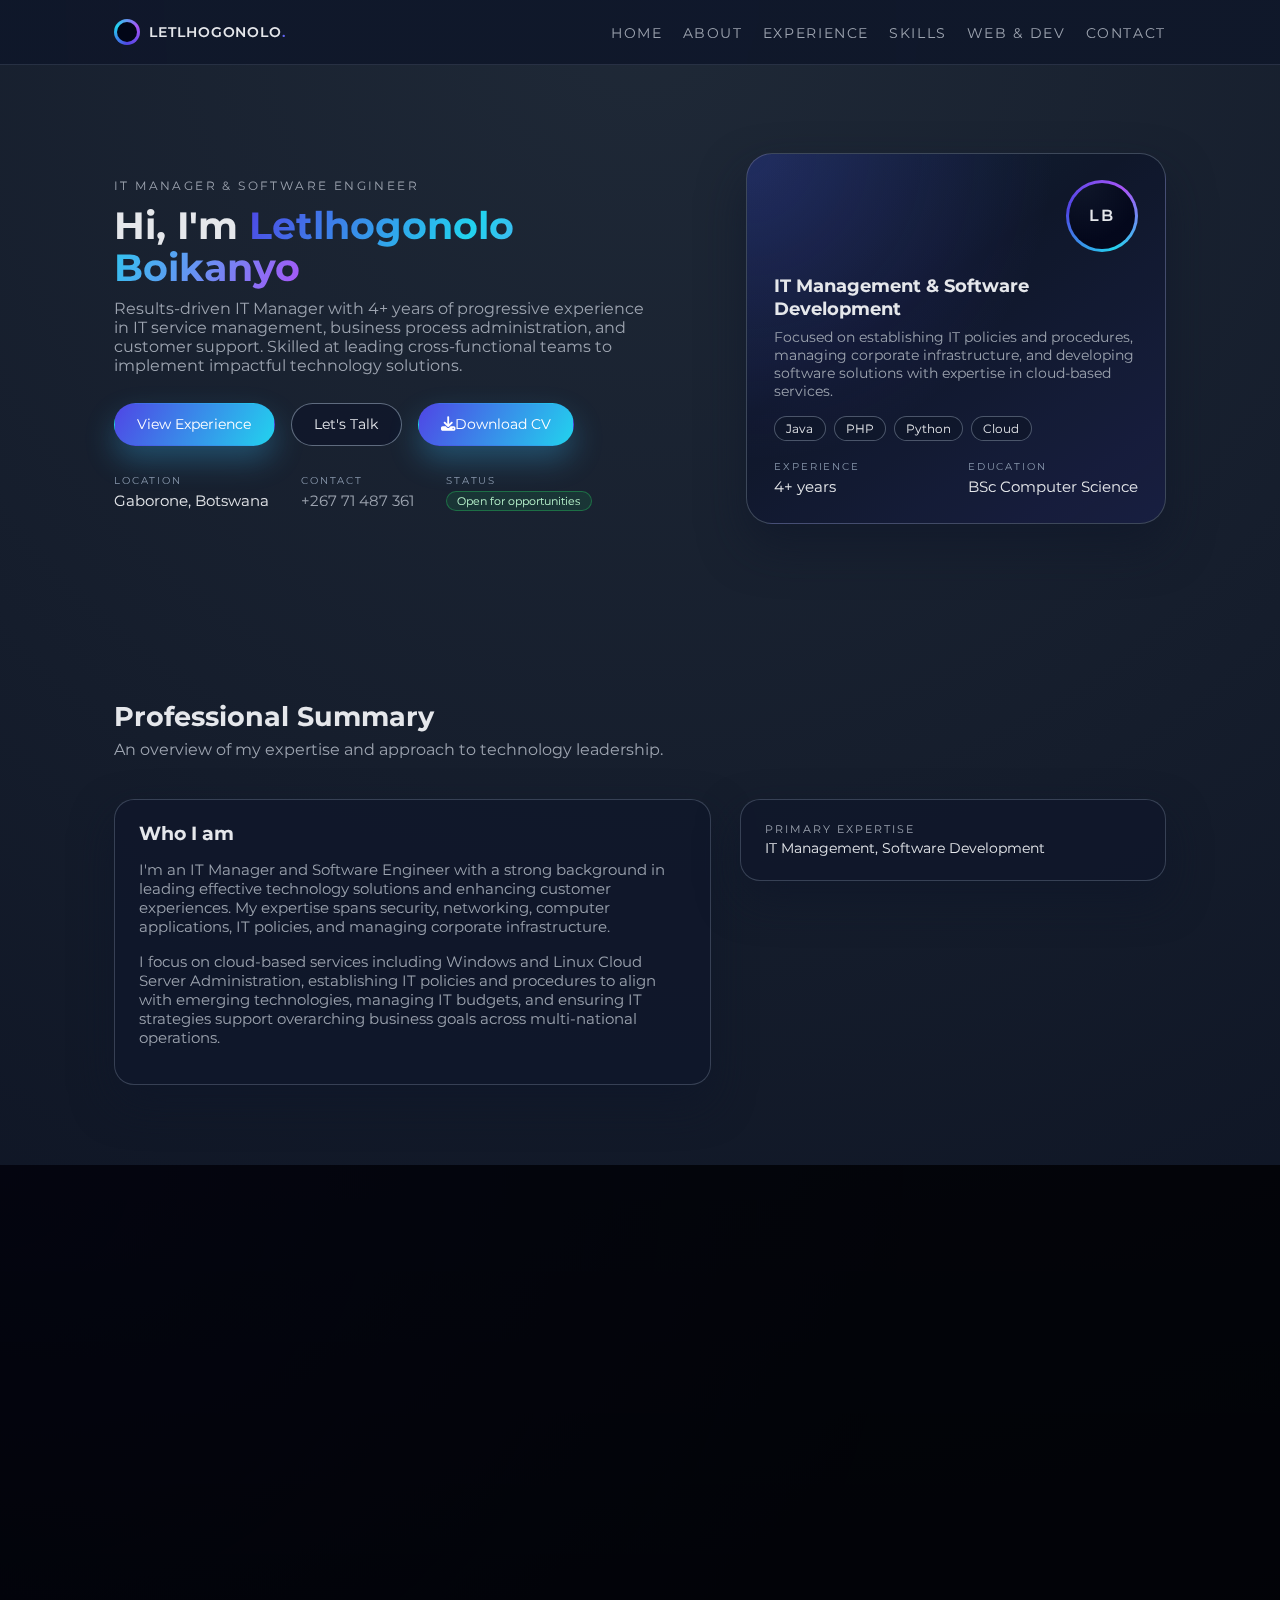
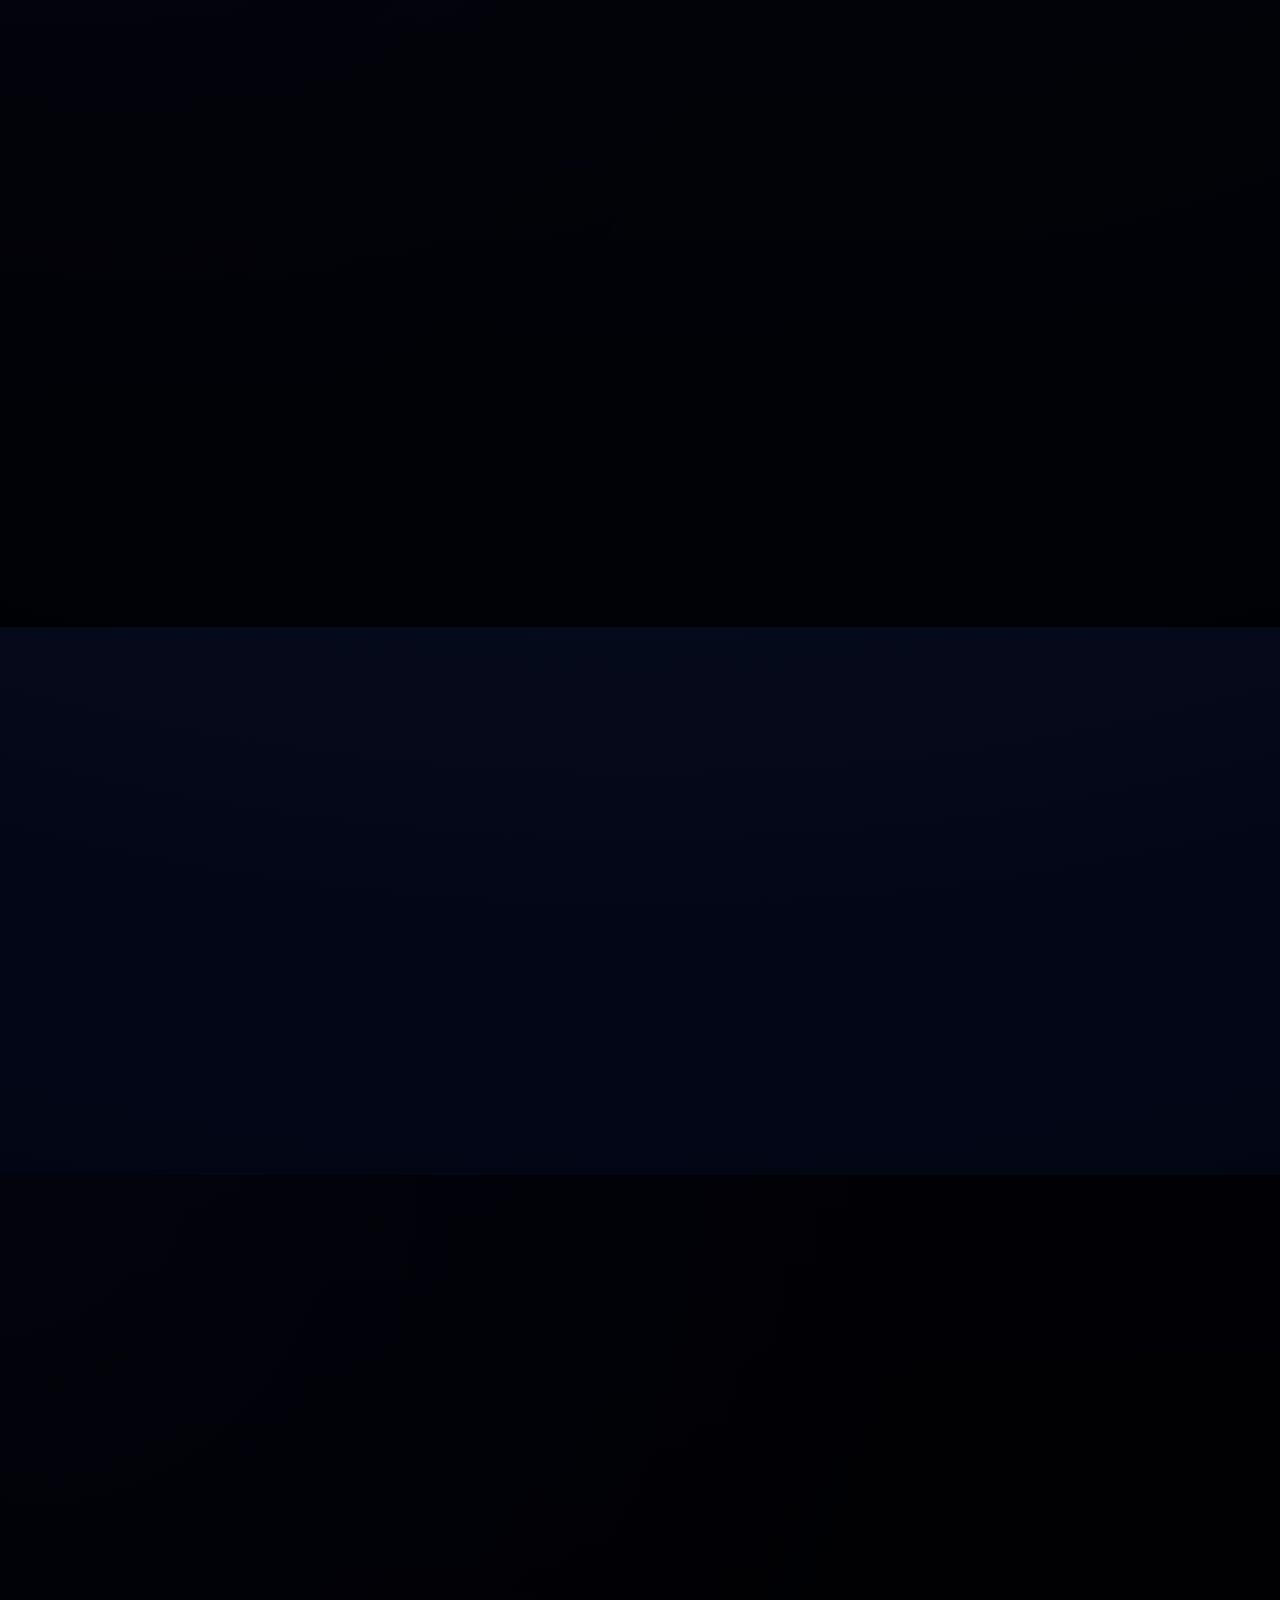
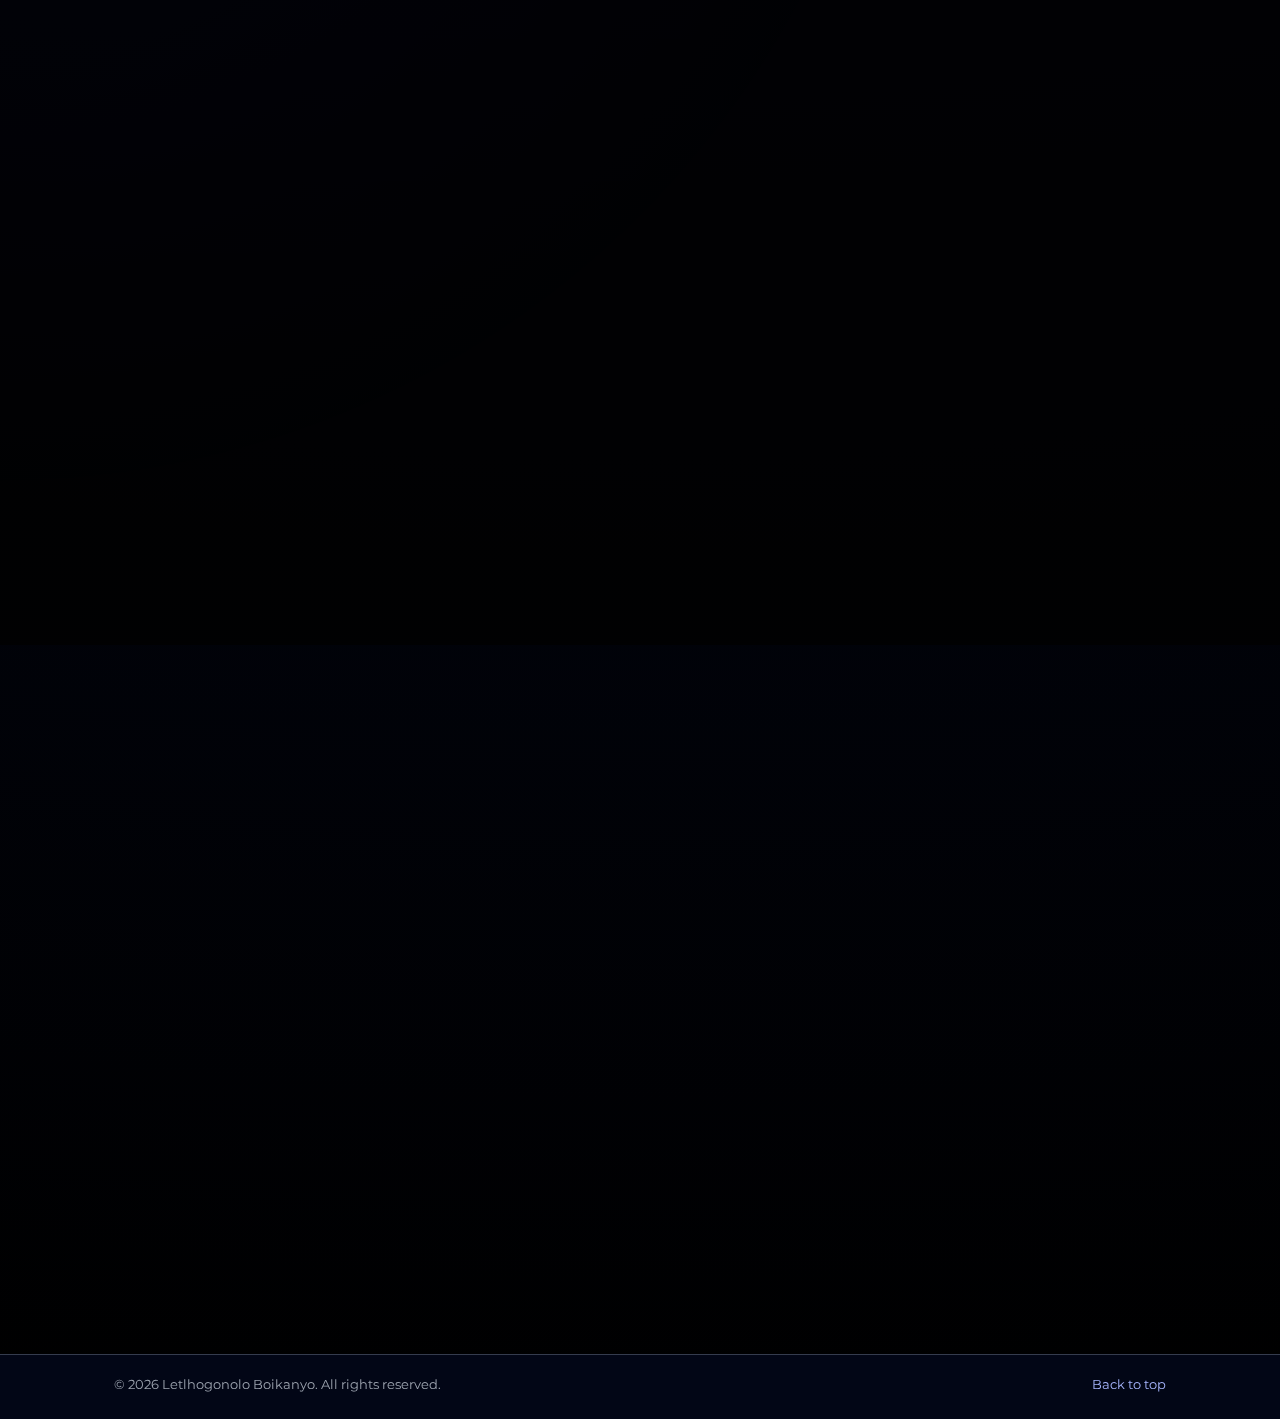
<file: index.html>
<!DOCTYPE html>
<html lang="en">
<head>
  <meta charset="UTF-8" />
  <meta name="viewport" content="width=device-width, initial-scale=1.0" />
  <title>Letlhogonolo Boikanyo - IT Manager & Software Engineer</title>

  <!-- Favicon -->
  <link rel="icon" href="data:image/svg+xml,<svg xmlns='http://www.w3.org/2000/svg' viewBox='0 0 100 100'><rect width='100' height='100' fill='%234f46e5'/><text x='50%' y='50%' font-family='Arial, sans-serif' font-size='60' text-anchor='middle' dy='.3em' fill='white'>LB</text></svg>">
  
  <!-- Google Fonts -->
  <link href="https://fonts.googleapis.com/css2?family=Montserrat:wght@300;400;500;600;700&display=swap" rel="stylesheet" />

  <!-- Icons -->
  <link rel="stylesheet" href="https://cdnjs.cloudflare.com/ajax/libs/font-awesome/6.5.1/css/all.min.css" integrity="sha512-..." crossorigin="anonymous" referrerpolicy="no-referrer" />

  <!-- AOS CSS for scroll animations -->
  <link href="https://unpkg.com/aos@2.3.1/dist/aos.css" rel="stylesheet">

  <!-- Main CSS -->
  <link rel="stylesheet" href="style.css" />
</head>
<body>
  <!-- ======= HEADER / NAVBAR ======= -->
  <header class="header" id="top">
    <div class="container nav-container">
      <div class="logo" data-aos="fade-down">
        <span class="logo-mark"></span>
        <span class="logo-text">Letlhogonolo<span>.</span></span>
      </div>

      <nav class="nav">
        <ul class="nav-links">
          <li><a href="#hero">Home</a></li>
          <li><a href="#about">About</a></li>
          <li><a href="#experience">Experience</a></li>
          <li><a href="#skills">Skills</a></li>
          <li><a href="#web-development">Web & Dev</a></li>
          <li><a href="#contact">Contact</a></li>
        </ul>
        <button class="nav-toggle" id="navToggle" aria-label="Toggle navigation">
          <span></span><span></span><span></span>
        </button>
      </nav>
    </div>
  </header>

  <!-- ======= HERO SECTION ======= -->
  <section class="hero" id="hero">
    <div class="container hero-grid">
      <div class="hero-content">
        <p class="hero-kicker" data-aos="fade-up" data-aos-delay="100">IT MANAGER & SOFTWARE ENGINEER</p>
        <h1 class="hero-title" data-aos="fade-up" data-aos-delay="200">Hi, I'm <span class="highlight">Letlhogonolo Boikanyo</span></h1>
        <p class="hero-subtitle" data-aos="fade-up" data-aos-delay="300">
          Results-driven IT Manager with 4+ years of progressive experience in IT service management, 
          business process administration, and customer support. Skilled at leading cross-functional 
          teams to implement impactful technology solutions.
        </p>

        <div class="hero-actions" data-aos="fade-up" data-aos-delay="400">
          <a href="#experience" class="btn primary pulse">View Experience</a>
          <a href="#contact" class="btn ghost">Let's Talk</a>
          <a href="https://drive.google.com/uc?export=download&id=1c55hlTSUlMAwFnr0S9otJfjSqVlfr0Pg" class="btn primary">
            <i class="fas fa-download"></i> Download CV
          </a>
        </div>

        <div class="hero-meta" data-aos="fade-up" data-aos-delay="500">
          <div>
            <span class="meta-label">Location</span>
            <span class="meta-value">Gaborone, Botswana</span>
          </div>
          <div>
            <span class="meta-label">Contact</span>
            <a href="tel:+26771487361" class="meta-value">+267 71 487 361</a>
          </div>
          <div>
            <span class="meta-label">Status</span>
            <span class="meta-pill green">Open for opportunities</span>
          </div>
        </div>
      </div>

      <div class="hero-card" data-aos="fade-left" data-aos-delay="600">
        <div class="hero-avatar">
          <div class="avatar-circle">
            <span class="avatar-initials">LB</span>
          </div>
        </div>
        <div class="hero-card-body">
          <h2>IT Management & Software Development</h2>
          <p>
            Focused on establishing IT policies and procedures, managing corporate infrastructure, 
            and developing software solutions with expertise in cloud-based services.
          </p>

          <div class="hero-card-tags">
            <span>Java</span>
            <span>PHP</span>
            <span>Python</span>
            <span>Cloud</span>
          </div>

          <div class="hero-card-footer">
            <div>
              <span class="meta-label">Experience</span>
              <span class="meta-value">4+ years</span>
            </div>
            <div>
              <span class="meta-label">Education</span>
              <span class="meta-value">BSc Computer Science</span>
            </div>
          </div>
        </div>
      </div>
    </div>
  </section>

  <!-- ======= ABOUT SECTION ======= -->
  <section class="section" id="about">
    <div class="container section-header" data-aos="fade-up">
      <h2>Professional Summary</h2>
      <p>An overview of my expertise and approach to technology leadership.</p>
    </div>

    <div class="container about-grid">
      <div class="about-text card" data-aos="fade-right">
        <h3>Who I am</h3>
        <p>
          I'm an IT Manager and Software Engineer with a strong background in leading effective 
          technology solutions and enhancing customer experiences. My expertise spans security, 
          networking, computer applications, IT policies, and managing corporate infrastructure.
        </p>
        <p>
          I focus on cloud-based services including Windows and Linux Cloud Server Administration, 
          establishing IT policies and procedures to align with emerging technologies, managing 
          IT budgets, and ensuring IT strategies support overarching business goals across 
          multi-national operations.
        </p>
      </div>

      <div class="about-details">
        <div class="card about-stat" data-aos="fade-up" data-aos-delay="100">
          <span class="stat-label">Primary Expertise</span>
          <span class="stat-value">IT Management, Software Development</span>
        </div>
        <div class="card about-stat" data-aos="fade-up" data-aos-delay="200">
          <span class="stat-label">What I value</span>
          <span class="stat-value">Efficiency, Security, and Innovation</span>
        </div>
        <div class="card about-stat" data-aos="fade-up" data-aos-delay="300">
          <span class="stat-label">Current focus</span>
          <span class="stat-value">Cloud Infrastructure & Team Leadership</span>
        </div>
      </div>
    </div>
  </section>

  <!-- ======= EXPERIENCE SECTION ======= -->
  <section class="section section-alt" id="experience">
    <div class="container section-header" data-aos="fade-up">
      <h2>Professional Experience</h2>
      <p>My progressive career journey in IT and software development.</p>
    </div>

    <div class="container projects-grid">
      <!-- Experience 1 -->
      <article class="project-card card" data-aos="fade-up" data-aos-delay="100">
        <div class="company-header">
          <div class="company-logo">
            <!-- ViB Group - Using blue color scheme -->
            <div class="logo-placeholder" style="background: linear-gradient(135deg, #1e3c72, #2a5298); color: white;">
              VIB
            </div>
          </div>
          <div>
            <div class="project-tag">Current</div>
            <h3>IT Manager | ViB Group</h3>
            <p class="experience-period">Sep 2024 – Present</p>
          </div>
        </div>
        <p>
          Spearheading the development and execution of group-wide IT goals, resulting in 15% 
          improvement in operational efficiency and 25% in cost savings.
        </p>
        <ul class="project-meta-list">
          <li><i class="fa-regular fa-circle-check"></i> Established and enforced new IT policies, procedures, and best practices</li>
          <li><i class="fa-regular fa-circle-check"></i> Managed IT budget across branches in five countries</li>
          <li><i class="fa-regular fa-circle-check"></i> Aligned IT strategies with overarching group objectives</li>
          <li><i class="fa-regular fa-circle-check"></i> Cultivated vendor relationships across five African countries</li>
        </ul>
      </article>

      <!-- Experience 2 -->
      <article class="project-card card" data-aos="fade-up" data-aos-delay="200">
        <div class="company-header">
          <div class="company-logo">
            <!-- ViB Mobile - Using vibrant blue/purple -->
            <div class="logo-placeholder" style="background: linear-gradient(135deg, #667eea, #764ba2); color: white;">
              VIB
            </div>
          </div>
          <div>
            <h3>Senior Software Engineer | ViB Mobile</h3>
            <p class="experience-period">Mar 2023 – Aug 2024 (1 year)</p>
          </div>
        </div>
        <p>
          Led the full-lifecycle development of 4 new software products using Java, PHP, MySQL, 
          Linux, and Flutter, which increased user engagement.
        </p>
        <ul class="project-meta-list">
          <li><i class="fa-regular fa-circle-check"></i> Managed database administration and data reporting</li>
          <li><i class="fa-regular fa-circle-check"></i> Optimized Windows server performance as Cloud Computing Administrator</li>
          <li><i class="fa-regular fa-circle-check"></i> Implemented Short Message Peer-to-Peer (SMPP) systems</li>
          <li><i class="fa-regular fa-circle-check"></i> Maintained 95% service availability for critical systems</li>
        </ul>
      </article>

      <!-- Experience 3 -->
      <article class="project-card card" data-aos="fade-up" data-aos-delay="300">
        <div class="company-header">
          <div class="company-logo">
            <!-- ViB Mobile - Same as above for consistency -->
            <div class="logo-placeholder" style="background: linear-gradient(135deg, #667eea, #764ba2); color: white;">
              VIB
            </div>
          </div>
          <div>
            <h3>Software Engineer | ViB Mobile</h3>
            <p class="experience-period">Mar 2021 – Feb 2023 (2 years)</p>
          </div>
        </div>
        <p>
          Contributed to the design and development of software features, improving application 
          performance and enhancing user satisfaction.
        </p>
        <ul class="project-meta-list">
          <li><i class="fa-regular fa-circle-check"></i> Conducted requirements elicitation and software testing</li>
          <li><i class="fa-regular fa-circle-check"></i> Monitored compliance with Service Level Agreements (SLAs)</li>
          <li><i class="fa-regular fa-circle-check"></i> Implemented Short Message Peer-to-Peer (SMPP) systems</li>
        </ul>
      </article>

      <!-- Experience 4 -->
      <article class="project-card card" data-aos="fade-up" data-aos-delay="400">
        <div class="company-header">
          <div class="company-logo">
            <!-- Afrovenus Technologies - Using warm orange/red -->
            <div class="logo-placeholder" style="background: linear-gradient(135deg, #ff7e5f, #feb47b); color: white;">
              AT
            </div>
          </div>
          <div>
            <h3>Mobile Application Developer | Afrovenus Technologies</h3>
            <p class="experience-period">2018 – 2020 (3 years)</p>
          </div>
        </div>
        <p>
          Developed mobile applications using Java, PHP, MySQL, and Linux. Designed and developed 
          user interfaces and database systems.
        </p>
        <ul class="project-meta-list">
          <li><i class="fa-regular fa-circle-check"></i> Conducted UI/UX interface design</li>
          <li><i class="fa-regular fa-circle-check"></i> Engaged in product development and software testing</li>
          <li><i class="fa-regular fa-circle-check"></i> Performed system integration</li>
        </ul>
      </article>
    </div>
  </section>

  <!-- ======= SKILLS SECTION ======= -->
  <section class="section" id="skills">
    <div class="container section-header" data-aos="fade-up">
      <h2>Skills & Technologies</h2>
      <p>The technical skills and tools I specialize in.</p>
    </div>

    <div class="container skills-grid">
      <div class="card skills-group" data-aos="flip-left" data-aos-delay="100">
        <div class="skills-header">
          <!-- Programming Languages - Using Java brand color -->
          <div class="logo-placeholder small" style="background: linear-gradient(135deg, #007396, #ED8B00); color: white;">
            <i class="fas fa-code"></i>
          </div>
          <h3>Programming Languages</h3>
        </div>
        <ul>
          <li><i class="fab fa-java" style="color: #007396;"></i> Java</li>
          <li><i class="fab fa-php" style="color: #777BB4;"></i> PHP</li>
          <li><i class="fab fa-python" style="color: #3776AB;"></i> Python</li>
          <li><i class="fab fa-js-square" style="color: #F7DF1E;"></i> JavaScript</li>
          <li><i class="fas fa-code" style="color: #666;"></i> XML, HTML, C, Kotlin</li>
          <li><i class="fab fa-flutter" style="color: #02569B;"></i> Flutter</li>
        </ul>
      </div>

      <div class="card skills-group" data-aos="flip-left" data-aos-delay="200">
        <div class="skills-header">
          <!-- Database & Cloud - Using Azure blue -->
          <div class="logo-placeholder small" style="background: linear-gradient(135deg, #0078D4, #00BCF2); color: white;">
            <i class="fas fa-cloud"></i>
          </div>
          <h3>Database & Cloud</h3>
        </div>
        <ul>
          <li><i class="fas fa-database" style="color: #00758F;"></i> MySQL Database Administration</li>
          <li><i class="fab fa-windows" style="color: #0078D4;"></i> Windows Cloud Server Administration</li>
          <li><i class="fab fa-linux" style="color: #FCC624;"></i> Linux Cloud Server Administration</li>
          <li><i class="fab fa-microsoft" style="color: #737373;"></i> SharePoint</li>
        </ul>
      </div>

      <div class="card skills-group" data-aos="flip-left" data-aos-delay="300">
        <div class="skills-header">
          <!-- Development Tools - Using VS purple -->
          <div class="logo-placeholder small" style="background: linear-gradient(135deg, #5C2D91, #9B4F96); color: white;">
            <i class="fas fa-tools"></i>
          </div>
          <h3>Development & Tools</h3>
        </div>
        <ul>
          <li><i class="fas fa-code" style="color: #5C2D91;"></i> Microsoft Visual Studio</li>
          <li><i class="fas fa-cubes" style="color: #FF6B35;"></i> Microservices Architecture</li>
          <li><i class="fas fa-network-wired" style="color: #1BA0D7;"></i> Cisco Packet Tracer, SolarWinds</li>
          <li><i class="fas fa-tools" style="color: #666;"></i> System Integration & Troubleshooting</li>
        </ul>
      </div>
    </div>
  </section>

  <!-- ======= WEB & DEVELOPMENT SECTION ======= -->
  <section class="section section-alt" id="web-development">
    <div class="container section-header" data-aos="fade-up">
      <h2>Web & Development</h2>
      <p>My web development projects and technical implementations.</p>
    </div>

    <div class="container projects-grid">
      <!-- Web Project 1 -->
      <article class="project-card card" data-aos="fade-up" data-aos-delay="100">
        <div class="company-header">
          <div class="company-logo">
            <div class="logo-placeholder" style="background: linear-gradient(135deg, #4f46e5, #7c3aed); color: white;">
              <i class="fas fa-laptop-code"></i>
            </div>
          </div>
          <div>
            <div class="project-tag">Web App</div>
            <h3>Portfolio Website</h3>
            <p class="experience-period">Personal Project</p>
          </div>
        </div>
        <p>
          A responsive, modern portfolio website built with HTML5, CSS3, and JavaScript, 
          featuring smooth animations and optimized performance.
        </p>
        <ul class="project-meta-list">
          <li><i class="fa-regular fa-circle-check"></i> Fully responsive design</li>
          <li><i class="fa-regular fa-circle-check"></i> Smooth scroll animations</li>
          <li><i class="fa-regular fa-circle-check"></i> Optimized for performance</li>
          <li><i class="fa-regular fa-circle-check"></i> Cross-browser compatible</li>
        </ul>
        <div class="project-footer">
          <div class="project-tags">
            <span>HTML5</span>
            <span>CSS3</span>
            <span>JavaScript</span>
            <span>Responsive</span>
          </div>
          <div class="project-links">
            <a href="https://letlhogonolo-boikanyo-awl6.vercel.app/" target="_blank" rel="noopener">Live Demo</a>
          </div>
        </div>
      </article>

      <!-- Web Project 2 -->
      <article class="project-card card" data-aos="fade-up" data-aos-delay="200">
        <div class="company-header">
          <div class="company-logo">
            <div class="logo-placeholder" style="background: linear-gradient(135deg, #059669, #10b981); color: white;">
              <i class="fas fa-mobile-alt"></i>
            </div>
          </div>
          <div>
            <div class="project-tag">Mobile App</div>
            <h3>Flutter Applications</h3>
            <p class="experience-period">Professional Projects</p>
          </div>
        </div>
        <p>
          Cross-platform mobile applications developed using Flutter framework, 
          providing native performance with beautiful UI/UX designs.
        </p>
        <ul class="project-meta-list">
          <li><i class="fa-regular fa-circle-check"></i> Cross-platform development</li>
          <li><i class="fa-regular fa-circle-check"></i> Material Design implementation</li>
          <li><i class="fa-regular fa-circle-check"></i> State management with Provider</li>
          <li><i class="fa-regular fa-circle-check"></i> REST API integration</li>
        </ul>
        <div class="project-footer">
          <div class="project-tags">
            <span>Flutter</span>
            <span>Dart</span>
            <span>Mobile</span>
            <span>REST API</span>
          </div>
        </div>
      </article>

      <!-- Web Project 3 -->
      <article class="project-card card" data-aos="fade-up" data-aos-delay="300">
        <div class="company-header">
          <div class="company-logo">
            <div class="logo-placeholder" style="background: linear-gradient(135deg, #dc2626, #ef4444); color: white;">
              <i class="fas fa-database"></i>
            </div>
          </div>
          <div>
            <div class="project-tag">Backend System</div>
            <h3>Database Management Systems</h3>
            <p class="experience-period">Professional Work</p>
          </div>
        </div>
        <p>
          Robust database systems and administration with MySQL, focusing on 
          performance optimization, security, and efficient data management.
        </p>
        <ul class="project-meta-list">
          <li><i class="fa-regular fa-circle-check"></i> Database design & optimization</li>
          <li><i class="fa-regular fa-circle-check"></i> User access management</li>
          <li><i class="fa-regular fa-circle-check"></i> Backup and recovery strategies</li>
          <li><i class="fa-regular fa-circle-check"></i> Performance monitoring</li>
        </ul>
        <div class="project-footer">
          <div class="project-tags">
            <span>MySQL</span>
            <span>Database Admin</span>
            <span>Security</span>
            <span>Optimization</span>
          </div>
        </div>
      </article>

      <!-- Web Project 4 -->
      <article class="project-card card" data-aos="fade-up" data-aos-delay="400">
        <div class="company-header">
          <div class="company-logo">
            <div class="logo-placeholder" style="background: linear-gradient(135deg, #7c3aed, #a855f7); color: white;">
              <i class="fas fa-cloud"></i>
            </div>
          </div>
          <div>
            <div class="project-tag">Cloud Infrastructure</div>
            <h3>Cloud Server Administration</h3>
            <p class="experience-period">Professional Experience</p>
          </div>
        </div>
        <p>
          Cloud infrastructure management including Windows and Linux server administration, 
          deployment, monitoring, and maintenance in cloud environments.
        </p>
        <ul class="project-meta-list">
          <li><i class="fa-regular fa-circle-check"></i> Windows Server administration</li>
          <li><i class="fa-regular fa-circle-check"></i> Linux Server management</li>
          <li><i class="fa-regular fa-circle-check"></i> Cloud deployment & scaling</li>
          <li><i class="fa-regular fa-circle-check"></i> System monitoring & maintenance</li>
        </ul>
        <div class="project-footer">
          <div class="project-tags">
            <span>Windows Server</span>
            <span>Linux</span>
            <span>Cloud</span>
            <span>Deployment</span>
          </div>
        </div>
      </article>
    </div>
  </section>

  <!-- ======= CONTACT SECTION ======= -->
  <section class="section" id="contact">
    <div class="container section-header" data-aos="fade-up">
      <h2>Contact</h2>
      <p>Interested in working together or have questions? Get in touch.</p>
    </div>

    <div class="container contact-grid">
      <div class="card contact-info" data-aos="fade-up">
        <h3>Let's connect</h3>
        <p>
          Feel free to reach out for opportunities, collaborations, or just to connect professionally.
        </p>
        <ul class="contact-list">
          <li>
            <i class="fa-solid fa-phone"></i> 
            <a href="tel:+26771487361">+267 71 487 361</a>
          </li>
          <li>
            <i class="fa-regular fa-envelope"></i> 
            <a href="mailto:letlhogonoloboikanyo96@gmail.com">letlhogonoloboikanyo96@gmail.com</a>
          </li>
          <li>
            <i class="fa-brands fa-linkedin"></i> 
            <a href="https://linkedin.com/in/letlhogonolo-boikanyo-347a80110" target="_blank" rel="noopener">linkedin.com/in/letlhogonolo-boikanyo-347a80110</a>
          </li>
          <li>
            <i class="fa-solid fa-globe"></i> 
            <a href="https://letlhogonolo-boikanyo-awl6.vercel.app/" target="_blank" rel="noopener">letlhogonolo-boikanyo-awl6.vercel.app</a>
          </li>
          <li><i class="fa-solid fa-location-dot"></i> P.O. BOX 202295, Gaborone</li>
        </ul>
      </div>
    </div>
  </section>

  <!-- ======= FOOTER ======= -->
  <footer class="footer">
    <div class="container footer-inner">
      <span>© <span id="year"></span> Letlhogonolo Boikanyo. All rights reserved.</span>
      <div class="footer-links">
        <a href="#top">Back to top</a>
      </div>
    </div>
  </footer>

  <!-- AOS JS for scroll animations -->
  <script src="https://unpkg.com/aos@2.3.1/dist/aos.js"></script>
  
  <!-- Scripts -->
  <script src="script.js"></script>
  <script>
    // Initialize AOS (Animate On Scroll) with repeat animations
    AOS.init({
      duration: 800,
      easing: 'ease-in-out',
      once: false, // Changed to false so animations happen every time element is in viewport
      mirror: true, // Animations will happen when scrolling up as well
      offset: 100
    });

    // Set the current year in the footer
    document.getElementById('year').textContent = new Date().getFullYear();

    // Smooth scrolling for navigation links
    document.querySelectorAll('a[href^="#"]').forEach(anchor => {
      anchor.addEventListener('click', function (e) {
        e.preventDefault();
        const target = document.querySelector(this.getAttribute('href'));
        if (target) {
          target.scrollIntoView({
            behavior: 'smooth',
            block: 'start'
          });
        }
      });
    });

    // Refresh AOS when page loads to ensure all animations work
    window.addEventListener('load', function() {
      AOS.refresh();
    });
  </script>
</body>
</html>
</file>
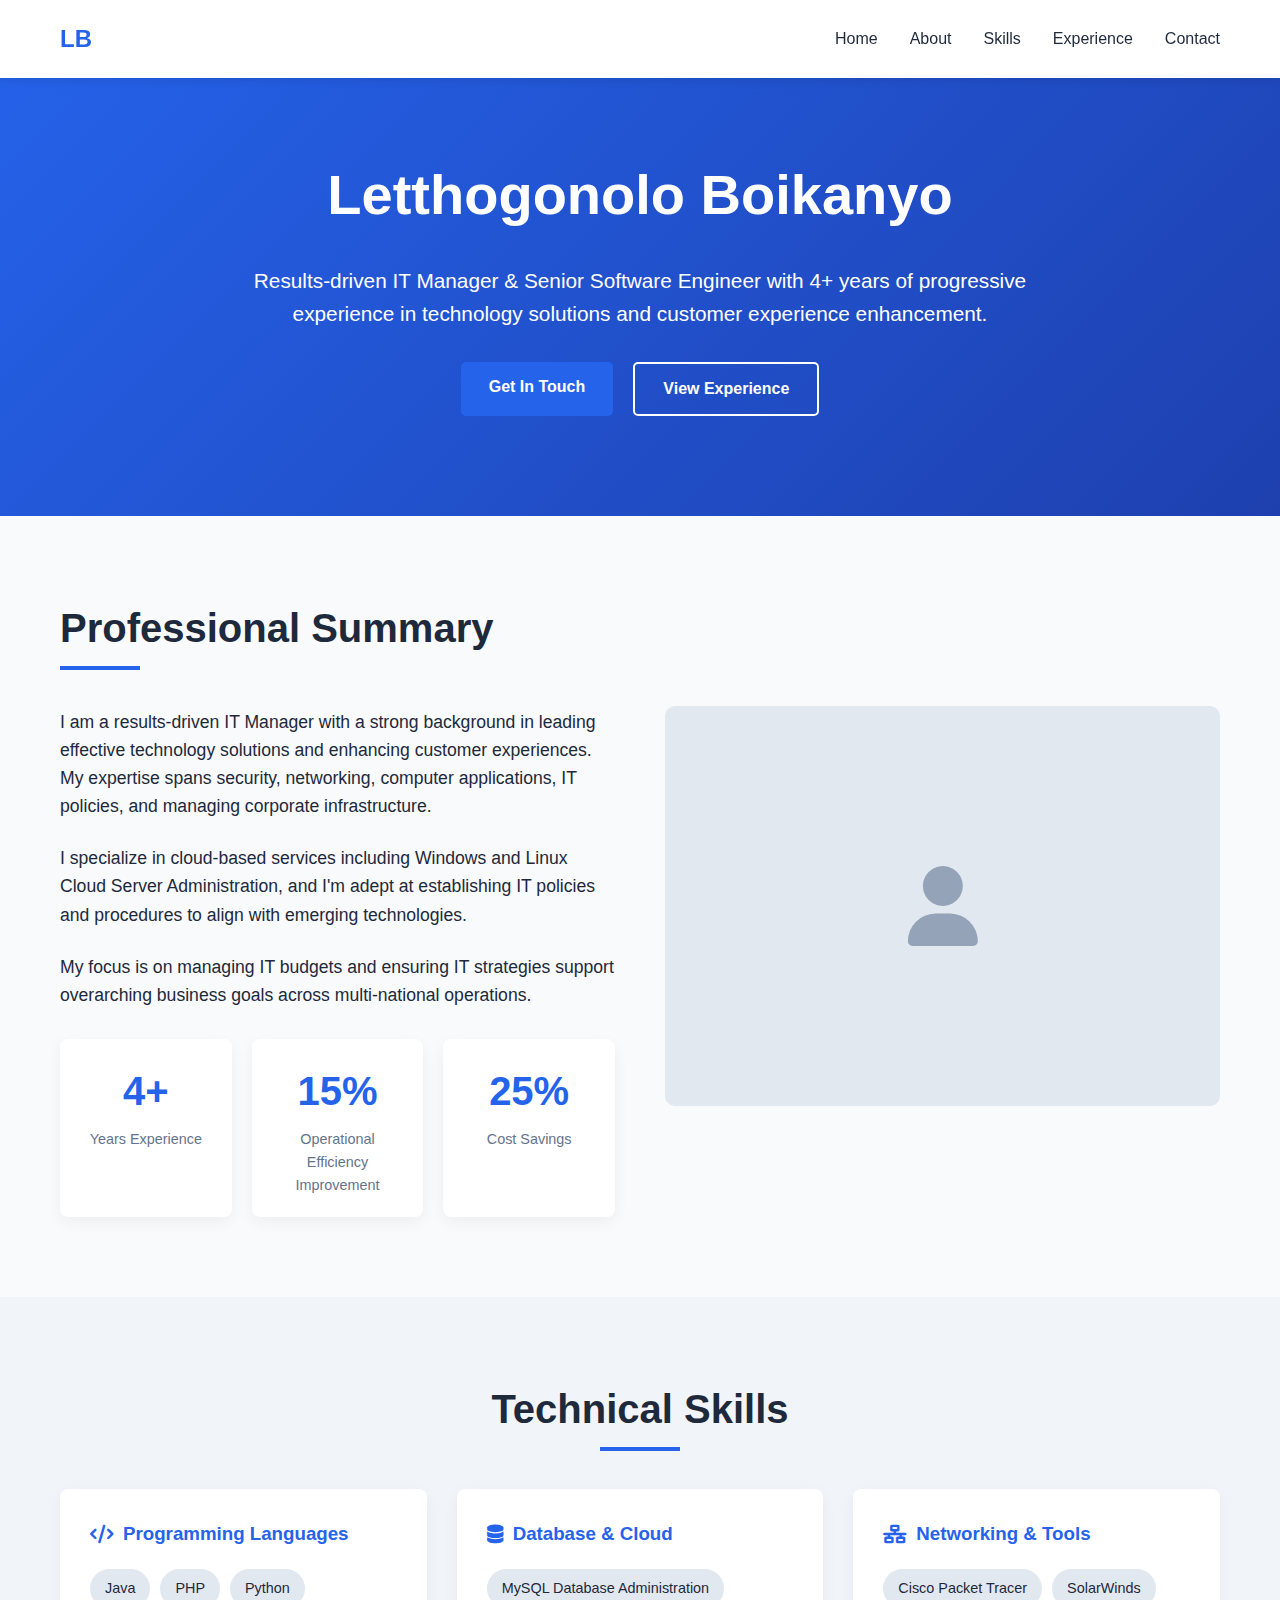
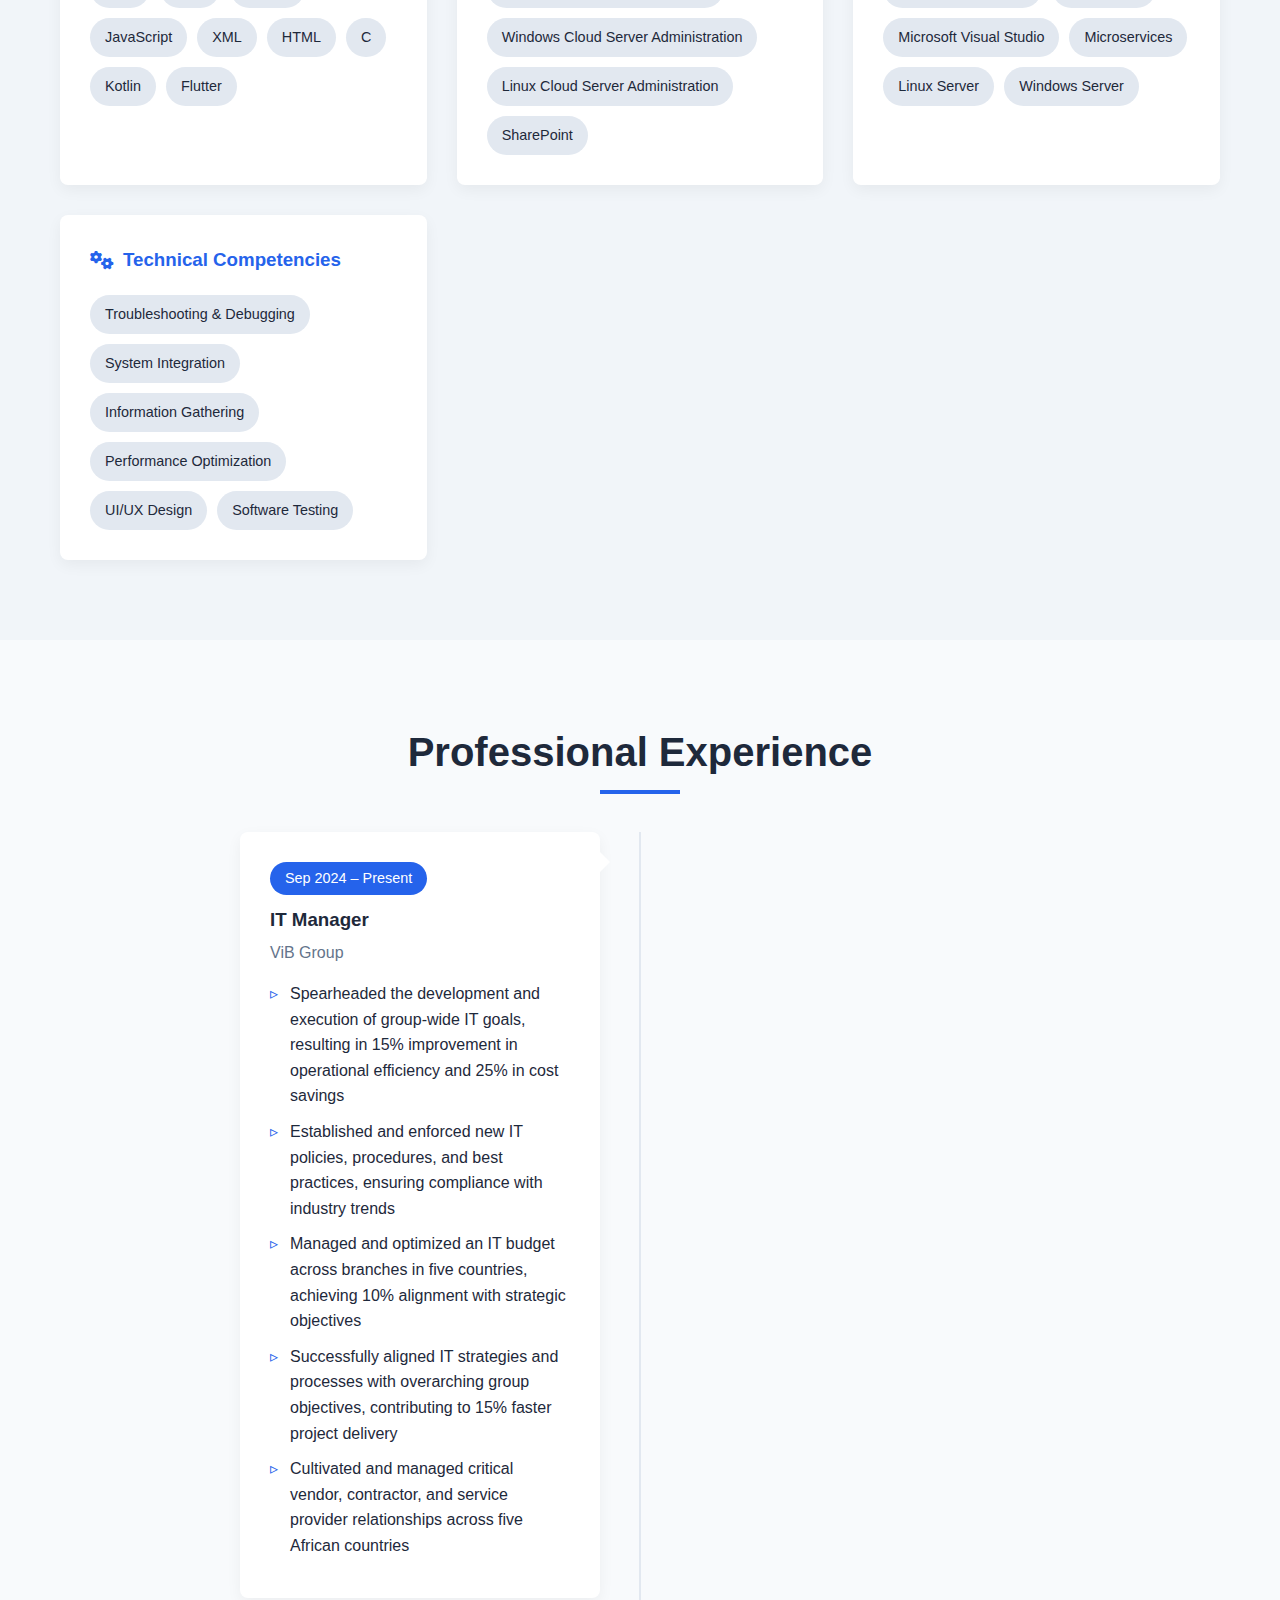
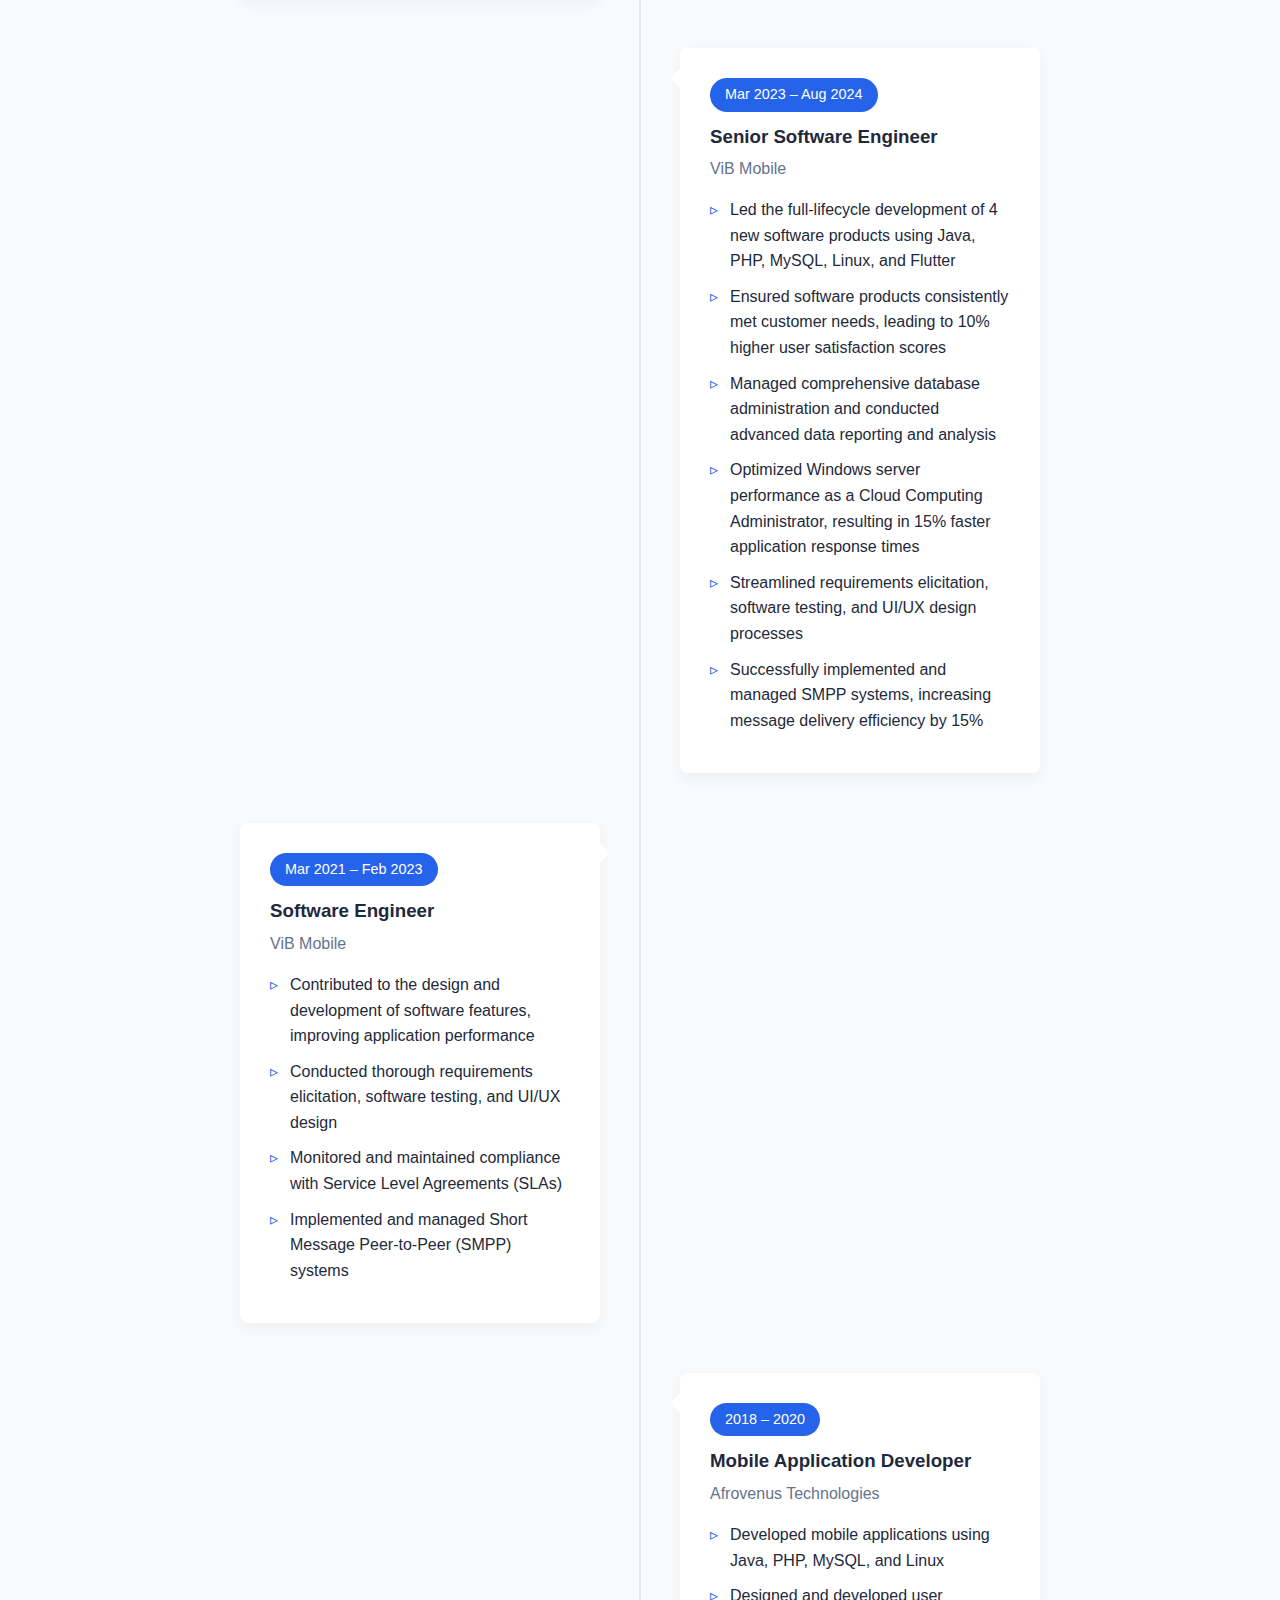
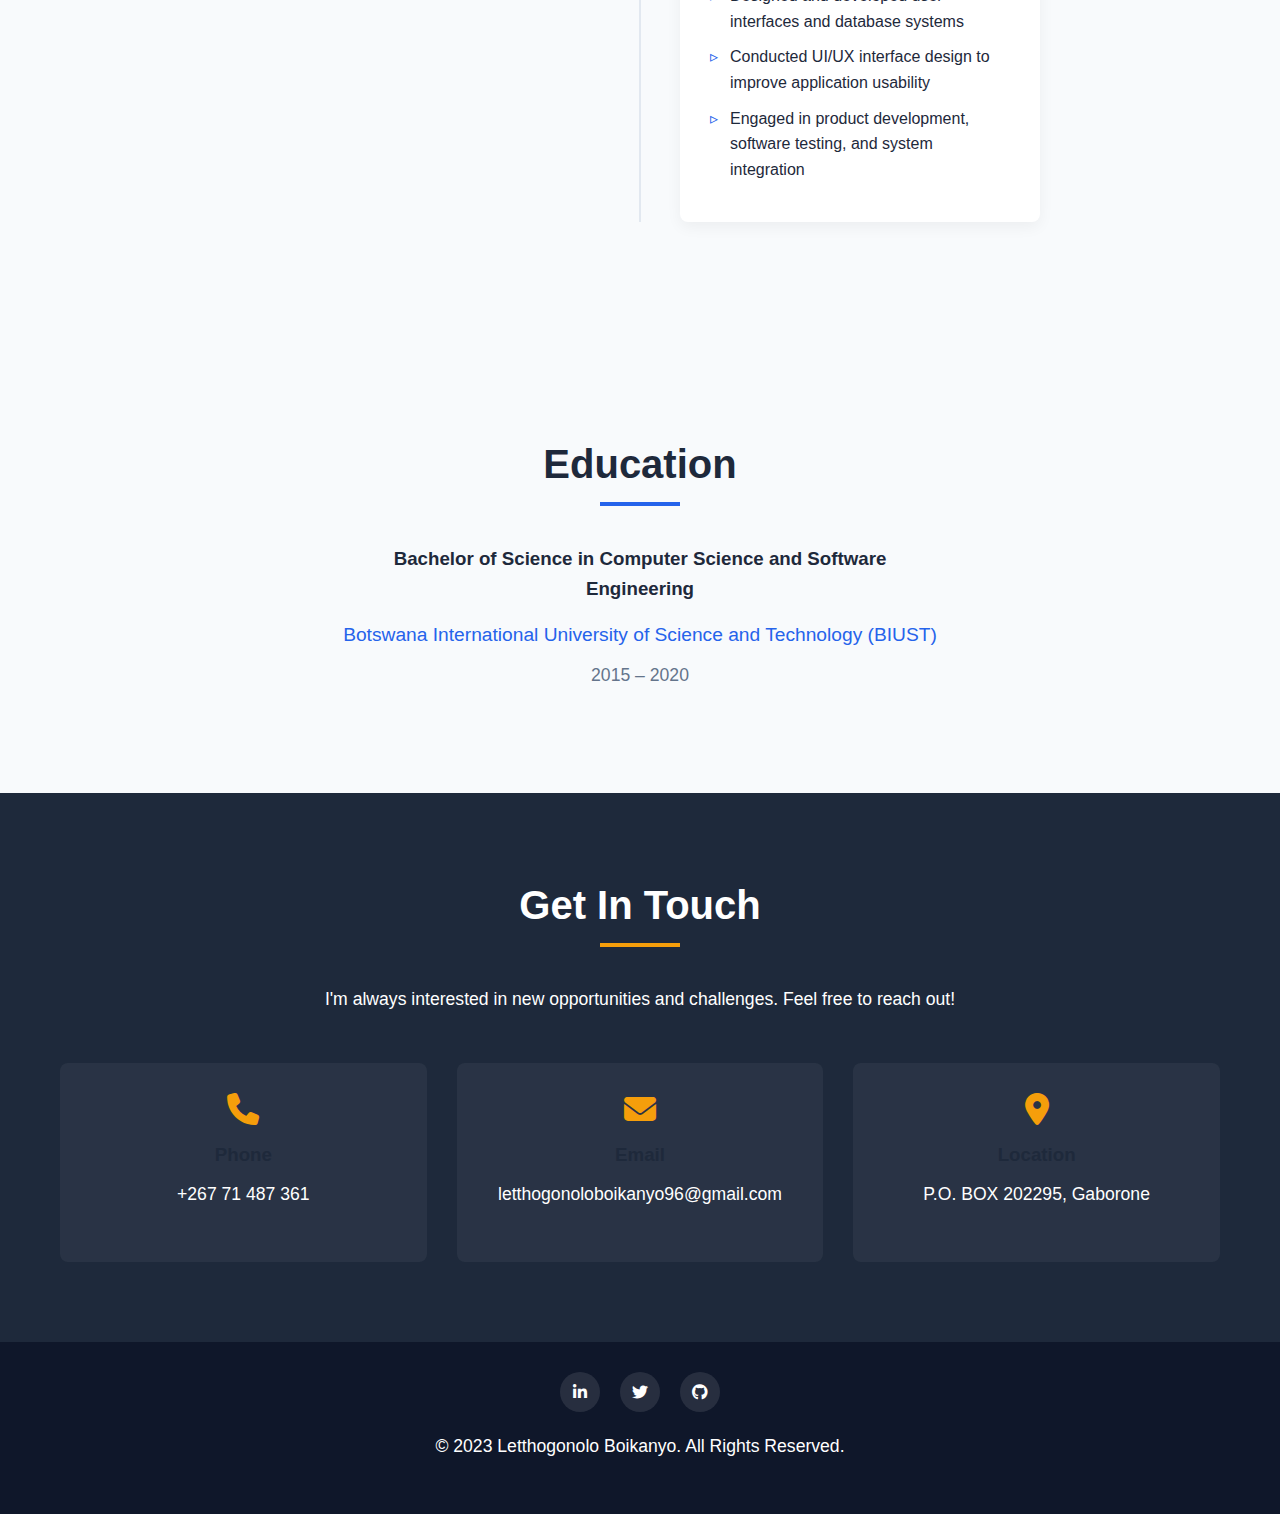
<file: deepseek_html_20251105_f8d89e.html>
<!DOCTYPE html>
<html lang="en">
<head>
    <meta charset="UTF-8">
    <meta name="viewport" content="width=device-width, initial-scale=1.0">
    <title>Letthogonolo Boikanyo | IT Manager & Software Engineer</title>
    <link rel="stylesheet" href="https://cdnjs.cloudflare.com/ajax/libs/font-awesome/6.4.0/css/all.min.css">
    <style>
        :root {
            --primary: #2563eb;
            --primary-dark: #1d4ed8;
            --secondary: #64748b;
            --dark: #1e293b;
            --light: #f8fafc;
            --accent: #f59e0b;
        }
        
        * {
            margin: 0;
            padding: 0;
            box-sizing: border-box;
            font-family: 'Segoe UI', Tahoma, Geneva, Verdana, sans-serif;
        }
        
        html {
            scroll-behavior: smooth;
        }
        
        body {
            background-color: var(--light);
            color: var(--dark);
            line-height: 1.6;
        }
        
        .container {
            max-width: 1200px;
            margin: 0 auto;
            padding: 0 20px;
        }
        
        section {
            padding: 80px 0;
        }
        
        h1, h2, h3, h4 {
            margin-bottom: 1rem;
            color: var(--dark);
        }
        
        h1 {
            font-size: 3.5rem;
            font-weight: 700;
        }
        
        h2 {
            font-size: 2.5rem;
            font-weight: 600;
            text-align: center;
            margin-bottom: 3rem;
            position: relative;
        }
        
        h2:after {
            content: '';
            position: absolute;
            bottom: -10px;
            left: 50%;
            transform: translateX(-50%);
            width: 80px;
            height: 4px;
            background-color: var(--primary);
        }
        
        p {
            margin-bottom: 1.5rem;
            font-size: 1.1rem;
        }
        
        .btn {
            display: inline-block;
            padding: 12px 28px;
            background-color: var(--primary);
            color: white;
            border-radius: 5px;
            text-decoration: none;
            font-weight: 600;
            transition: all 0.3s ease;
            border: none;
            cursor: pointer;
        }
        
        .btn:hover {
            background-color: var(--primary-dark);
            transform: translateY(-3px);
            box-shadow: 0 10px 20px rgba(0,0,0,0.1);
        }
        
        /* Header & Navigation */
        header {
            background-color: white;
            box-shadow: 0 2px 10px rgba(0,0,0,0.1);
            position: fixed;
            width: 100%;
            z-index: 1000;
        }
        
        nav {
            display: flex;
            justify-content: space-between;
            align-items: center;
            padding: 20px 0;
        }
        
        .logo {
            font-size: 1.5rem;
            font-weight: 700;
            color: var(--primary);
        }
        
        .nav-links {
            display: flex;
            list-style: none;
        }
        
        .nav-links li {
            margin-left: 2rem;
        }
        
        .nav-links a {
            text-decoration: none;
            color: var(--dark);
            font-weight: 500;
            transition: color 0.3s ease;
        }
        
        .nav-links a:hover {
            color: var(--primary);
        }
        
        .menu-toggle {
            display: none;
            cursor: pointer;
            font-size: 1.5rem;
        }
        
        /* Hero Section */
        .hero {
            background: linear-gradient(135deg, #2563eb 0%, #1e40af 100%);
            color: white;
            padding: 150px 0 100px;
            text-align: center;
        }
        
        .hero h1 {
            color: white;
            margin-bottom: 1.5rem;
        }
        
        .hero p {
            font-size: 1.3rem;
            max-width: 800px;
            margin: 0 auto 2rem;
        }
        
        .hero-btns {
            display: flex;
            justify-content: center;
            gap: 20px;
            margin-top: 2rem;
        }
        
        .btn-outline {
            background-color: transparent;
            border: 2px solid white;
        }
        
        .btn-outline:hover {
            background-color: white;
            color: var(--primary);
        }
        
        /* About Section */
        .about-content {
            display: grid;
            grid-template-columns: 1fr 1fr;
            gap: 50px;
            align-items: center;
        }
        
        .about-text h2 {
            text-align: left;
        }
        
        .about-text h2:after {
            left: 0;
            transform: none;
        }
        
        .about-stats {
            display: grid;
            grid-template-columns: repeat(3, 1fr);
            gap: 20px;
            margin-top: 30px;
        }
        
        .stat {
            text-align: center;
            padding: 20px;
            background-color: white;
            border-radius: 8px;
            box-shadow: 0 5px 15px rgba(0,0,0,0.05);
        }
        
        .stat-number {
            font-size: 2.5rem;
            font-weight: 700;
            color: var(--primary);
            margin-bottom: 5px;
        }
        
        .stat-text {
            font-size: 0.9rem;
            color: var(--secondary);
        }
        
        /* Skills Section */
        .skills {
            background-color: #f1f5f9;
        }
        
        .skills-container {
            display: grid;
            grid-template-columns: repeat(auto-fit, minmax(300px, 1fr));
            gap: 30px;
        }
        
        .skill-category {
            background-color: white;
            padding: 30px;
            border-radius: 8px;
            box-shadow: 0 5px 15px rgba(0,0,0,0.05);
        }
        
        .skill-category h3 {
            color: var(--primary);
            margin-bottom: 20px;
            display: flex;
            align-items: center;
        }
        
        .skill-category h3 i {
            margin-right: 10px;
        }
        
        .skill-list {
            display: flex;
            flex-wrap: wrap;
            gap: 10px;
        }
        
        .skill-item {
            background-color: #e2e8f0;
            padding: 8px 15px;
            border-radius: 30px;
            font-size: 0.9rem;
            font-weight: 500;
        }
        
        /* Experience Section */
        .timeline {
            position: relative;
            max-width: 800px;
            margin: 0 auto;
        }
        
        .timeline:before {
            content: '';
            position: absolute;
            left: 50%;
            top: 0;
            bottom: 0;
            width: 2px;
            background-color: #e2e8f0;
            transform: translateX(-50%);
        }
        
        .timeline-item {
            position: relative;
            margin-bottom: 50px;
            width: 50%;
            padding-right: 40px;
        }
        
        .timeline-item:nth-child(even) {
            margin-left: 50%;
            padding-right: 0;
            padding-left: 40px;
        }
        
        .timeline-content {
            background-color: white;
            padding: 30px;
            border-radius: 8px;
            box-shadow: 0 5px 15px rgba(0,0,0,0.05);
            position: relative;
        }
        
        .timeline-content:after {
            content: '';
            position: absolute;
            top: 20px;
            right: -10px;
            width: 0;
            height: 0;
            border-top: 10px solid transparent;
            border-bottom: 10px solid transparent;
            border-left: 10px solid white;
        }
        
        .timeline-item:nth-child(even) .timeline-content:after {
            right: auto;
            left: -10px;
            border-left: none;
            border-right: 10px solid white;
        }
        
        .timeline-date {
            display: inline-block;
            background-color: var(--primary);
            color: white;
            padding: 5px 15px;
            border-radius: 30px;
            font-size: 0.9rem;
            margin-bottom: 10px;
        }
        
        .timeline-content h3 {
            margin-bottom: 5px;
        }
        
        .timeline-content h4 {
            color: var(--secondary);
            font-weight: 500;
            margin-bottom: 15px;
        }
        
        .timeline-content ul {
            list-style-type: none;
        }
        
        .timeline-content li {
            margin-bottom: 10px;
            position: relative;
            padding-left: 20px;
        }
        
        .timeline-content li:before {
            content: '▹';
            position: absolute;
            left: 0;
            color: var(--primary);
        }
        
        /* Contact Section */
        .contact {
            background-color: var(--dark);
            color: white;
            text-align: center;
        }
        
        .contact h2 {
            color: white;
        }
        
        .contact h2:after {
            background-color: var(--accent);
        }
        
        .contact-info {
            display: grid;
            grid-template-columns: repeat(auto-fit, minmax(250px, 1fr));
            gap: 30px;
            margin-top: 50px;
        }
        
        .contact-item {
            padding: 30px;
            background-color: rgba(255,255,255,0.05);
            border-radius: 8px;
            transition: transform 0.3s ease;
        }
        
        .contact-item:hover {
            transform: translateY(-5px);
        }
        
        .contact-item i {
            font-size: 2rem;
            margin-bottom: 15px;
            color: var(--accent);
        }
        
        .contact-item h3 {
            margin-bottom: 10px;
        }
        
        /* Footer */
        footer {
            background-color: #0f172a;
            color: white;
            text-align: center;
            padding: 30px 0;
        }
        
        .social-links {
            display: flex;
            justify-content: center;
            gap: 20px;
            margin-bottom: 20px;
        }
        
        .social-links a {
            display: flex;
            align-items: center;
            justify-content: center;
            width: 40px;
            height: 40px;
            background-color: rgba(255,255,255,0.1);
            border-radius: 50%;
            color: white;
            text-decoration: none;
            transition: all 0.3s ease;
        }
        
        .social-links a:hover {
            background-color: var(--primary);
            transform: translateY(-3px);
        }
        
        /* Responsive Design */
        @media (max-width: 992px) {
            h1 {
                font-size: 2.8rem;
            }
            
            h2 {
                font-size: 2.2rem;
            }
            
            .about-content {
                grid-template-columns: 1fr;
            }
            
            .about-text h2 {
                text-align: center;
            }
            
            .about-text h2:after {
                left: 50%;
                transform: translateX(-50%);
            }
        }
        
        @media (max-width: 768px) {
            .menu-toggle {
                display: block;
            }
            
            .nav-links {
                position: fixed;
                top: 70px;
                left: 0;
                width: 100%;
                background-color: white;
                flex-direction: column;
                align-items: center;
                padding: 20px 0;
                box-shadow: 0 10px 10px rgba(0,0,0,0.1);
                transform: translateY(-150%);
                transition: transform 0.3s ease;
            }
            
            .nav-links.active {
                transform: translateY(0);
            }
            
            .nav-links li {
                margin: 15px 0;
            }
            
            .timeline:before {
                left: 30px;
            }
            
            .timeline-item {
                width: 100%;
                padding-right: 0;
                padding-left: 70px;
            }
            
            .timeline-item:nth-child(even) {
                margin-left: 0;
                padding-left: 70px;
            }
            
            .timeline-content:after {
                right: auto;
                left: -10px;
                border-left: none;
                border-right: 10px solid white;
            }
        }
        
        @media (max-width: 576px) {
            h1 {
                font-size: 2.2rem;
            }
            
            h2 {
                font-size: 1.8rem;
            }
            
            .hero-btns {
                flex-direction: column;
                align-items: center;
            }
            
            .about-stats {
                grid-template-columns: 1fr;
            }
        }
    </style>
</head>
<body>
    <!-- Header -->
    <header>
        <div class="container">
            <nav>
                <div class="logo">LB</div>
                <ul class="nav-links">
                    <li><a href="#home">Home</a></li>
                    <li><a href="#about">About</a></li>
                    <li><a href="#skills">Skills</a></li>
                    <li><a href="#experience">Experience</a></li>
                    <li><a href="#contact">Contact</a></li>
                </ul>
                <div class="menu-toggle">
                    <i class="fas fa-bars"></i>
                </div>
            </nav>
        </div>
    </header>

    <!-- Hero Section -->
    <section class="hero" id="home">
        <div class="container">
            <h1>Letthogonolo Boikanyo</h1>
            <p>Results-driven IT Manager & Senior Software Engineer with 4+ years of progressive experience in technology solutions and customer experience enhancement.</p>
            <div class="hero-btns">
                <a href="#contact" class="btn">Get In Touch</a>
                <a href="#experience" class="btn btn-outline">View Experience</a>
            </div>
        </div>
    </section>

    <!-- About Section -->
    <section class="about" id="about">
        <div class="container">
            <div class="about-content">
                <div class="about-text">
                    <h2>Professional Summary</h2>
                    <p>I am a results-driven IT Manager with a strong background in leading effective technology solutions and enhancing customer experiences. My expertise spans security, networking, computer applications, IT policies, and managing corporate infrastructure.</p>
                    <p>I specialize in cloud-based services including Windows and Linux Cloud Server Administration, and I'm adept at establishing IT policies and procedures to align with emerging technologies.</p>
                    <p>My focus is on managing IT budgets and ensuring IT strategies support overarching business goals across multi-national operations.</p>
                    
                    <div class="about-stats">
                        <div class="stat">
                            <div class="stat-number">4+</div>
                            <div class="stat-text">Years Experience</div>
                        </div>
                        <div class="stat">
                            <div class="stat-number">15%</div>
                            <div class="stat-text">Operational Efficiency Improvement</div>
                        </div>
                        <div class="stat">
                            <div class="stat-number">25%</div>
                            <div class="stat-text">Cost Savings</div>
                        </div>
                    </div>
                </div>
                <div class="about-image">
                    <!-- Placeholder for profile image -->
                    <div style="background-color: #e2e8f0; height: 400px; border-radius: 10px; display: flex; align-items: center; justify-content: center;">
                        <i class="fas fa-user" style="font-size: 5rem; color: #94a3b8;"></i>
                    </div>
                </div>
            </div>
        </div>
    </section>

    <!-- Skills Section -->
    <section class="skills" id="skills">
        <div class="container">
            <h2>Technical Skills</h2>
            <div class="skills-container">
                <div class="skill-category">
                    <h3><i class="fas fa-code"></i> Programming Languages</h3>
                    <div class="skill-list">
                        <div class="skill-item">Java</div>
                        <div class="skill-item">PHP</div>
                        <div class="skill-item">Python</div>
                        <div class="skill-item">JavaScript</div>
                        <div class="skill-item">XML</div>
                        <div class="skill-item">HTML</div>
                        <div class="skill-item">C</div>
                        <div class="skill-item">Kotlin</div>
                        <div class="skill-item">Flutter</div>
                    </div>
                </div>
                
                <div class="skill-category">
                    <h3><i class="fas fa-database"></i> Database & Cloud</h3>
                    <div class="skill-list">
                        <div class="skill-item">MySQL Database Administration</div>
                        <div class="skill-item">Windows Cloud Server Administration</div>
                        <div class="skill-item">Linux Cloud Server Administration</div>
                        <div class="skill-item">SharePoint</div>
                    </div>
                </div>
                
                <div class="skill-category">
                    <h3><i class="fas fa-network-wired"></i> Networking & Tools</h3>
                    <div class="skill-list">
                        <div class="skill-item">Cisco Packet Tracer</div>
                        <div class="skill-item">SolarWinds</div>
                        <div class="skill-item">Microsoft Visual Studio</div>
                        <div class="skill-item">Microservices</div>
                        <div class="skill-item">Linux Server</div>
                        <div class="skill-item">Windows Server</div>
                    </div>
                </div>
                
                <div class="skill-category">
                    <h3><i class="fas fa-cogs"></i> Technical Competencies</h3>
                    <div class="skill-list">
                        <div class="skill-item">Troubleshooting & Debugging</div>
                        <div class="skill-item">System Integration</div>
                        <div class="skill-item">Information Gathering</div>
                        <div class="skill-item">Performance Optimization</div>
                        <div class="skill-item">UI/UX Design</div>
                        <div class="skill-item">Software Testing</div>
                    </div>
                </div>
            </div>
        </div>
    </section>

    <!-- Experience Section -->
    <section class="experience" id="experience">
        <div class="container">
            <h2>Professional Experience</h2>
            <div class="timeline">
                <div class="timeline-item">
                    <div class="timeline-content">
                        <span class="timeline-date">Sep 2024 – Present</span>
                        <h3>IT Manager</h3>
                        <h4>ViB Group</h4>
                        <ul>
                            <li>Spearheaded the development and execution of group-wide IT goals, resulting in 15% improvement in operational efficiency and 25% in cost savings</li>
                            <li>Established and enforced new IT policies, procedures, and best practices, ensuring compliance with industry trends</li>
                            <li>Managed and optimized an IT budget across branches in five countries, achieving 10% alignment with strategic objectives</li>
                            <li>Successfully aligned IT strategies and processes with overarching group objectives, contributing to 15% faster project delivery</li>
                            <li>Cultivated and managed critical vendor, contractor, and service provider relationships across five African countries</li>
                        </ul>
                    </div>
                </div>
                
                <div class="timeline-item">
                    <div class="timeline-content">
                        <span class="timeline-date">Mar 2023 – Aug 2024</span>
                        <h3>Senior Software Engineer</h3>
                        <h4>ViB Mobile</h4>
                        <ul>
                            <li>Led the full-lifecycle development of 4 new software products using Java, PHP, MySQL, Linux, and Flutter</li>
                            <li>Ensured software products consistently met customer needs, leading to 10% higher user satisfaction scores</li>
                            <li>Managed comprehensive database administration and conducted advanced data reporting and analysis</li>
                            <li>Optimized Windows server performance as a Cloud Computing Administrator, resulting in 15% faster application response times</li>
                            <li>Streamlined requirements elicitation, software testing, and UI/UX design processes</li>
                            <li>Successfully implemented and managed SMPP systems, increasing message delivery efficiency by 15%</li>
                        </ul>
                    </div>
                </div>
                
                <div class="timeline-item">
                    <div class="timeline-content">
                        <span class="timeline-date">Mar 2021 – Feb 2023</span>
                        <h3>Software Engineer</h3>
                        <h4>ViB Mobile</h4>
                        <ul>
                            <li>Contributed to the design and development of software features, improving application performance</li>
                            <li>Conducted thorough requirements elicitation, software testing, and UI/UX design</li>
                            <li>Monitored and maintained compliance with Service Level Agreements (SLAs)</li>
                            <li>Implemented and managed Short Message Peer-to-Peer (SMPP) systems</li>
                        </ul>
                    </div>
                </div>
                
                <div class="timeline-item">
                    <div class="timeline-content">
                        <span class="timeline-date">2018 – 2020</span>
                        <h3>Mobile Application Developer</h3>
                        <h4>Afrovenus Technologies</h4>
                        <ul>
                            <li>Developed mobile applications using Java, PHP, MySQL, and Linux</li>
                            <li>Designed and developed user interfaces and database systems</li>
                            <li>Conducted UI/UX interface design to improve application usability</li>
                            <li>Engaged in product development, software testing, and system integration</li>
                        </ul>
                    </div>
                </div>
            </div>
        </div>
    </section>

    <!-- Education Section -->
    <section class="education">
        <div class="container">
            <h2>Education</h2>
            <div style="text-align: center; max-width: 600px; margin: 0 auto;">
                <h3>Bachelor of Science in Computer Science and Software Engineering</h3>
                <p style="font-size: 1.2rem; color: var(--primary); margin-bottom: 10px;">Botswana International University of Science and Technology (BIUST)</p>
                <p style="color: var(--secondary);">2015 – 2020</p>
            </div>
        </div>
    </section>

    <!-- Contact Section -->
    <section class="contact" id="contact">
        <div class="container">
            <h2>Get In Touch</h2>
            <p>I'm always interested in new opportunities and challenges. Feel free to reach out!</p>
            
            <div class="contact-info">
                <div class="contact-item">
                    <i class="fas fa-phone"></i>
                    <h3>Phone</h3>
                    <p>+267 71 487 361</p>
                </div>
                
                <div class="contact-item">
                    <i class="fas fa-envelope"></i>
                    <h3>Email</h3>
                    <p>letthogonoloboikanyo96@gmail.com</p>
                </div>
                
                <div class="contact-item">
                    <i class="fas fa-map-marker-alt"></i>
                    <h3>Location</h3>
                    <p>P.O. BOX 202295, Gaborone</p>
                </div>
            </div>
        </div>
    </section>

    <!-- Footer -->
    <footer>
        <div class="container">
            <div class="social-links">
                <a href="https://linkedin.com/in/letthogonolo-boikanyo-347a80110" target="_blank"><i class="fab fa-linkedin-in"></i></a>
                <a href="#"><i class="fab fa-twitter"></i></a>
                <a href="#"><i class="fab fa-github"></i></a>
            </div>
            <p>&copy; 2023 Letthogonolo Boikanyo. All Rights Reserved.</p>
        </div>
    </footer>

    <script>
        // Mobile menu toggle
        const menuToggle = document.querySelector('.menu-toggle');
        const navLinks = document.querySelector('.nav-links');
        
        menuToggle.addEventListener('click', () => {
            navLinks.classList.toggle('active');
        });
        
        // Close mobile menu when clicking on a link
        document.querySelectorAll('.nav-links a').forEach(link => {
            link.addEventListener('click', () => {
                navLinks.classList.remove('active');
            });
        });
        
        // Add scroll effect to navbar
        window.addEventListener('scroll', () => {
            const header = document.querySelector('header');
            header.classList.toggle('scrolled', window.scrollY > 100);
        });
    </script>
</body>
</html>
</file>
<file: style.css>
:root {
    --bg: #050816;
    --bg-alt: #080c1f;
    --bg-soft: rgba(255, 255, 255, 0.03);
    --accent: #4f46e5;
    --accent-soft: rgba(79, 70, 229, 0.15);
    --text: #e5e7eb;
    --muted: #9ca3af;
    --border: rgba(148, 163, 184, 0.3);
    --radius-lg: 20px;
    --radius-xl: 26px;
    --shadow-soft: 0 22px 45px rgba(15, 23, 42, 0.65);
    --container-width: 1100px;
  }
  
  *,
  *::before,
  *::after {
    box-sizing: border-box;
  }
  
  html {
    scroll-behavior: smooth;
  }
  
  body {
    margin: 0;
    min-height: 100vh;
    font-family: "Montserrat", system-ui, -apple-system, BlinkMacSystemFont, "Segoe UI", sans-serif;
    background: radial-gradient(circle at top, #1f2937 0, #020617 55%, #000 100%);
    color: var(--text);
  }
  
  /* ====== LAYOUT ====== */
  
  .container {
    width: 100%;
    max-width: var(--container-width);
    margin: 0 auto;
    padding: 0 1.5rem;
  }
  
  .section {
    padding: 6rem 0 5rem;
  }
  
  .section-alt {
    background: radial-gradient(circle at top left, rgba(79, 70, 229, 0.15), transparent 55%);
    position: relative;
  }
  
  .section-alt::before {
    content: "";
    position: absolute;
    inset: 0;
    background: linear-gradient(180deg, rgba(15, 23, 42, 0.92), rgba(15, 23, 42, 0.98));
    mix-blend-mode: multiply;
    pointer-events: none;
  }
  
  /* Keep content above overlay */
  .section-alt > .container {
    position: relative;
    z-index: 1;
  }
  
  /* ====== HEADER / NAV ====== */
  
  .header {
    position: sticky;
    top: 0;
    z-index: 50;
    backdrop-filter: blur(16px);
    background: linear-gradient(90deg, rgba(15, 23, 42, 0.92), rgba(15, 23, 42, 0.9));
    border-bottom: 1px solid rgba(148, 163, 184, 0.18);
  }
  
  .nav-container {
    display: flex;
    align-items: center;
    justify-content: space-between;
    height: 64px;
  }
  
  .logo {
    display: flex;
    align-items: center;
    gap: 0.55rem;
    font-weight: 600;
    letter-spacing: 0.06em;
    text-transform: uppercase;
  }
  
  .logo-mark {
    width: 26px;
    height: 26px;
    border-radius: 999px;
    background: conic-gradient(from 180deg, #4f46e5, #22d3ee, #a855f7, #4f46e5);
    padding: 2px;
    position: relative;
  }
  
  .logo-mark::after {
    content: "";
    position: absolute;
    inset: 3px;
    border-radius: inherit;
    background: #020617;
  }
  
  .logo-text {
    font-size: 0.9rem;
  }
  
  .logo-text span:last-child {
    color: #6366f1;
  }
  
  .nav {
    display: flex;
    align-items: center;
    gap: 1.5rem;
  }
  
  .nav-links {
    display: flex;
    align-items: center;
    gap: 1.25rem;
    list-style: none;
    margin: 0;
    padding: 0;
  }
  
  .nav-links a {
    font-size: 0.85rem;
    text-decoration: none;
    color: var(--muted);
    text-transform: uppercase;
    letter-spacing: 0.12em;
    position: relative;
    padding-bottom: 2px;
  }
  
  .nav-links a::after {
    content: "";
    position: absolute;
    left: 0;
    bottom: 0;
    height: 2px;
    width: 0;
    border-radius: 999px;
    background: linear-gradient(90deg, #4f46e5, #22d3ee);
    transition: width 0.18s ease-out;
  }
  
  .nav-links a:hover {
    color: var(--text);
  }
  
  .nav-links a:hover::after {
    width: 100%;
  }
  
  /* Mobile nav toggle */
  .nav-toggle {
    display: none;
    width: 38px;
    height: 32px;
    border-radius: 999px;
    border: 1px solid rgba(148, 163, 184, 0.5);
    background: rgba(15, 23, 42, 0.8);
    padding: 0 10px;
    flex-direction: column;
    justify-content: center;
    gap: 4px;
    cursor: pointer;
  }
  
  .nav-toggle span {
    height: 2px;
    border-radius: 999px;
    background: #e5e7eb;
  }
  
  /* ====== HERO ====== */
  
  .hero {
    padding: 5.5rem 0 5rem;
  }
  
  .hero-grid {
    display: grid;
    grid-template-columns: minmax(0, 1.4fr) minmax(0, 1fr);
    gap: 2.75rem;
    align-items: center;
  }
  
  .hero-kicker {
    font-size: 0.75rem;
    text-transform: uppercase;
    letter-spacing: 0.2em;
    color: var(--muted);
    margin-bottom: 0.75rem;
  }
  
  .hero-title {
    font-size: clamp(2.3rem, 3vw, 3.2rem);
    line-height: 1.1;
    margin: 0 0 0.6rem;
  }
  
  .hero-title span {
    background: linear-gradient(120deg, #4f46e5, #22d3ee, #a855f7);
    -webkit-background-clip: text;
    color: transparent;
  }
  
  .hero-subtitle {
    font-size: 1rem;
    color: var(--muted);
    max-width: 34rem;
    margin: 0 0 1.75rem;
  }
  
  .hero-actions {
    display: flex;
    align-items: center;
    gap: 1rem;
    margin-bottom: 1.75rem;
  }
  
  .btn {
    display: inline-flex;
    align-items: center;
    justify-content: center;
    padding: 0.7rem 1.4rem;
    font-size: 0.9rem;
    border-radius: 999px;
    border: 1px solid transparent;
    cursor: pointer;
    text-decoration: none;
    transition: transform 0.12s ease-out, box-shadow 0.12s ease-out, background 0.12s ease-out, border-color 0.12s ease-out;
    white-space: nowrap;
  }
  
  .btn.primary {
    background: linear-gradient(120deg, #4f46e5, #22d3ee);
    color: white;
    box-shadow: 0 14px 30px rgba(56, 189, 248, 0.3);
  }
  
  .btn.primary:hover {
    transform: translateY(-1px);
    box-shadow: 0 18px 40px rgba(56, 189, 248, 0.45);
  }
  
  .btn.ghost {
    border-color: rgba(148, 163, 184, 0.6);
    color: var(--text);
    background: rgba(15, 23, 42, 0.8);
  }
  
  .btn.ghost:hover {
    border-color: #4f46e5;
  }
  
  .btn.full {
    width: 100%;
  }
  
  .hero-meta {
    display: flex;
    flex-wrap: wrap;
    gap: 2rem;
    font-size: 0.8rem;
    color: var(--muted);
  }
  
  .meta-label {
    display: block;
    text-transform: uppercase;
    letter-spacing: 0.18em;
    font-size: 0.65rem;
    margin-bottom: 0.25rem;
    color: rgba(148, 163, 184, 0.9);
  }
  
  .meta-value {
    font-size: 0.95rem;
    color: var(--text);
  }
  
  .meta-pill {
    display: inline-flex;
    align-items: center;
    padding: 0.15rem 0.65rem;
    border-radius: 999px;
    font-size: 0.7rem;
    border: 1px solid transparent;
  }
  
  .meta-pill.green {
    background: rgba(34, 197, 94, 0.12);
    border-color: rgba(34, 197, 94, 0.4);
    color: #bbf7d0;
  }
  
  /* Hero side card */
  
  .hero-card {
    border-radius: var(--radius-xl);
    border: 1px solid rgba(148, 163, 184, 0.35);
    background: radial-gradient(circle at top left, rgba(79, 70, 229, 0.25), transparent 55%);
    background-color: rgba(15, 23, 42, 0.98);
    box-shadow: var(--shadow-soft);
    padding: 1.6rem 1.7rem 1.7rem;
    position: relative;
    overflow: hidden;
  }
  
  .hero-card::before {
    content: "";
    position: absolute;
    inset: 0;
    background: linear-gradient(145deg, rgba(15, 118, 110, 0.1), transparent 40%, rgba(79, 70, 229, 0.12));
    mix-blend-mode: screen;
    pointer-events: none;
  }
  
  .hero-avatar {
    display: flex;
    justify-content: flex-end;
    margin-bottom: 1.4rem;
  }
  
  .avatar-circle {
    width: 72px;
    height: 72px;
    border-radius: 999px;
    background: conic-gradient(from 160deg, #22d3ee, #4f46e5, #a855f7, #22d3ee);
    padding: 3px;
    display: flex;
    align-items: center;
    justify-content: center;
  }
  
  .avatar-circle::after {
    content: "";
    position: absolute;
    inset: 0;
  }
  
  .avatar-initials {
    display: inline-flex;
    align-items: center;
    justify-content: center;
    width: 100%;
    height: 100%;
    border-radius: inherit;
    background: radial-gradient(circle at 20% 0, #0f172a, #020617 70%);
    color: #e5e7eb;
    font-weight: 600;
    letter-spacing: 0.12em;
  }
  
  .hero-card-body {
    position: relative;
    z-index: 1;
  }
  
  .hero-card h2 {
    font-size: 1.15rem;
    margin: 0 0 0.5rem;
  }
  
  .hero-card p {
    font-size: 0.9rem;
    color: var(--muted);
    margin: 0 0 1rem;
  }
  
  .hero-card-tags {
    display: flex;
    flex-wrap: wrap;
    gap: 0.5rem;
    margin-bottom: 1.2rem;
  }
  
  .hero-card-tags span {
    font-size: 0.75rem;
    padding: 0.25rem 0.7rem;
    border-radius: 999px;
    background: rgba(15, 23, 42, 0.8);
    border: 1px solid rgba(148, 163, 184, 0.45);
  }
  
  .hero-card-footer {
    display: flex;
    justify-content: space-between;
    font-size: 0.8rem;
  }
  
  /* ====== SECTION HEADERS ====== */
  
  .section-header {
    text-align: left;
    margin-bottom: 2.5rem;
  }
  
  .section-header h2 {
    font-size: 1.7rem;
    margin: 0 0 0.4rem;
  }
  
  .section-header p {
    margin: 0;
    color: var(--muted);
  }
  
  /* ====== ABOUT ====== */
  
  .about-grid {
    display: grid;
    grid-template-columns: minmax(0, 1.4fr) minmax(0, 1fr);
    gap: 1.8rem;
    align-items: flex-start;
  }
  
  .card {
    background: rgba(15, 23, 42, 0.9);
    border-radius: var(--radius-lg);
    border: 1px solid var(--border);
    padding: 1.4rem 1.5rem;
    box-shadow: 0 18px 40px rgba(15, 23, 42, 0.75);
  }
  
  .about-text h3 {
    margin-top: 0;
    margin-bottom: 0.7rem;
  }
  
  .about-text p {
    font-size: 0.95rem;
    color: var(--muted);
  }
  
  .about-text p + p {
    margin-top: 0.7rem;
  }
  
  .about-details {
    display: grid;
    gap: 0.9rem;
  }
  
  .about-stat {
    font-size: 0.9rem;
  }
  
  .stat-label {
    display: block;
    font-size: 0.7rem;
    text-transform: uppercase;
    letter-spacing: 0.18em;
    color: var(--muted);
    margin-bottom: 0.2rem;
  }
  
  .stat-value {
    font-size: 0.9rem;
  }
  
  /* ====== PROJECTS ====== */
  
  .projects-grid {
    display: grid;
    gap: 1.6rem;
    grid-template-columns: repeat(auto-fit, minmax(260px, 1fr));
  }
  
  .project-card {
    position: relative;
    overflow: hidden;
  }
  
  .project-tag {
    position: absolute;
    top: 1.1rem;
    right: 1.3rem;
    padding: 0.25rem 0.7rem;
    border-radius: 999px;
    background: var(--accent-soft);
    color: #e0e7ff;
    font-size: 0.7rem;
    text-transform: uppercase;
    letter-spacing: 0.18em;
  }
  
  .project-card h3 {
    margin-top: 0.4rem;
    margin-bottom: 0.4rem;
  }
  
  .project-card p {
    font-size: 0.9rem;
    color: var(--muted);
    margin-bottom: 0.8rem;
  }
  
  .project-meta-list {
    list-style: none;
    margin: 0 0 0.9rem;
    padding: 0;
  }
  
  .project-meta-list li {
    font-size: 0.82rem;
    color: var(--muted);
    display: flex;
    align-items: center;
    gap: 0.4rem;
  }
  
  .project-meta-list i {
    font-size: 0.7rem;
    color: #a5b4fc;
  }
  
  .project-footer {
    display: flex;
    justify-content: space-between;
    align-items: flex-end;
    gap: 1rem;
    font-size: 0.8rem;
  }
  
  .project-tags {
    display: flex;
    flex-wrap: wrap;
    gap: 0.4rem;
  }
  
  .project-tags span {
    padding: 0.15rem 0.55rem;
    border-radius: 999px;
    background: rgba(15, 23, 42, 0.95);
    border: 1px solid rgba(148, 163, 184, 0.5);
  }
  
  .project-links a {
    display: inline-flex;
    align-items: center;
    gap: 0.3rem;
    color: #c7d2fe;
    text-decoration: none;
  }
  
  .project-links a:hover {
    text-decoration: underline;
  }
  
  /* ====== SKILLS ====== */
  
  .skills-grid {
    display: grid;
    grid-template-columns: repeat(auto-fit, minmax(260px, 1fr));
    gap: 1.5rem;
  }
  
  .skills-group h3 {
    margin-top: 0;
    margin-bottom: 0.6rem;
  }
  
  .skills-group ul {
    list-style: none;
    margin: 0;
    padding: 0;
    font-size: 0.92rem;
    color: var(--muted);
  }
  
  .skills-group li + li {
    margin-top: 0.35rem;
  }
  
  /* ====== CONTACT ====== */

.contact-grid {
  display: grid;
  grid-template-columns: minmax(0, 1fr);
  gap: 1.8rem;
  max-width: 600px;
  margin: 0 auto;
}

.contact-info {
  text-align: center;
  padding: 2.5rem;
}

.contact-info p {
  font-size: 0.9rem;
  color: var(--muted);
  margin-bottom: 1.5rem;
}

.contact-list {
  list-style: none;
  margin: 1.5rem 0 0;
  padding: 0;
  font-size: 0.9rem;
  text-align: left;
}

.contact-list li {
  display: flex;
  align-items: center;
  gap: 0.65rem;
  margin-bottom: 0.8rem;
  padding: 0.5rem 0;
  border-bottom: 1px solid rgba(148, 163, 184, 0.1);
}

.contact-list li:last-child {
  border-bottom: none;
}

.contact-list i {
  width: 18px;
  text-align: center;
  color: #a5b4fc;
}

.contact-list a {
  color: var(--text);
  text-decoration: none;
  transition: all 0.3s ease;
}

.contact-list a:hover {
  color: #6366f1;
  text-decoration: underline;
}
  
  /* ====== FOOTER ====== */
  
  .footer {
    border-top: 1px solid rgba(148, 163, 184, 0.35);
    padding: 1.4rem 0 1.7rem;
    margin-top: 1.5rem;
    background: rgba(2, 6, 23, 0.96);
  }
  
  .footer-inner {
    display: flex;
    justify-content: space-between;
    align-items: center;
    gap: 1rem;
    font-size: 0.8rem;
    color: var(--muted);
  }
  
  .footer a {
    color: #a5b4fc;
    text-decoration: none;
  }
  
  .footer a:hover {
    text-decoration: underline;
  }
  
  /* ====== RESPONSIVE ====== */
  
  @media (max-width: 900px) {
    .hero-grid,
    .about-grid,
    .contact-grid {
      grid-template-columns: minmax(0, 1fr);
    }
  
    .hero {
      padding-top: 4.5rem;
    }
  
    .hero-grid {
      gap: 2rem;
    }
  
    .hero-card {
      order: -1;
    }
  }
  
  @media (max-width: 768px) {
    .nav-links {
      position: absolute;
      top: 64px;
      right: 0;
      left: 0;
      padding: 0.75rem 1.5rem 1.2rem;
      background: rgba(15, 23, 42, 0.98);
      border-bottom: 1px solid rgba(148, 163, 184, 0.35);
      flex-direction: column;
      align-items: flex-start;
      gap: 0.6rem;
      transform: translateY(-120%);
      opacity: 0;
      pointer-events: none;
      transition: all 0.18s ease-out;
    }
  
    .nav-links.show {
      transform: translateY(0);
      opacity: 1;
      pointer-events: auto;
    }
  
    .nav-toggle {
      display: inline-flex;
    }
  
    .section {
      padding: 4.5rem 0 3.5rem;
    }
  
    .section-header {
      text-align: left;
    }
  
    .footer-inner {
      flex-direction: column-reverse;
      align-items: flex-start;
    }
  
    .form-row {
      grid-template-columns: minmax(0, 1fr);
    }
  }
  
  @media (max-width: 480px) {
    .hero-title {
      font-size: 2rem;
    }
  
    .hero-actions {
      flex-direction: column;
      align-items: stretch;
    }
  
    .hero-card {
      padding: 1.4rem 1.3rem 1.5rem;
    }
  
    .card {
      padding: 1.2rem 1.2rem;
    }
  }

  /* Company Logo Styles */
.company-header {
  display: flex;
  align-items: flex-start;
  gap: 15px;
  margin-bottom: 15px;
}

.company-logo {
  flex-shrink: 0;
}

.logo-placeholder {
  width: 60px;
  height: 60px;
  border-radius: 8px;
  display: flex;
  align-items: center;
  justify-content: center;
  font-weight: bold;
  font-size: 16px;
  box-shadow: 0 2px 8px rgba(0,0,0,0.1);
}

.logo-placeholder.small {
  width: 40px;
  height: 40px;
  font-size: 14px;
}

/* Skills Header Styles */
.skills-header {
  display: flex;
  align-items: center;
  gap: 12px;
  margin-bottom: 15px;
}

/* Skills List Icons */
.skills-group ul li {
  display: flex;
  align-items: center;
  gap: 8px;
  margin-bottom: 8px;
}

.skills-group ul li i {
  width: 20px;
  text-align: center;
}

/* Experience Period Styling */
.experience-period {
  color: #666;
  font-size: 0.9em;
  margin-top: 5px;
}

/* Contact List Links */
.contact-list a {
  color: inherit;
  text-decoration: none;
  transition: color 0.3s ease;
}

.contact-list a:hover {
  color: #007bff;
  text-decoration: underline;
}

.hero-meta a {
  color: inherit;
  text-decoration: none;
}

.hero-meta a:hover {
  text-decoration: underline;
}
/* Animation Styles */
@keyframes fadeInUp {
  from {
    opacity: 0;
    transform: translateY(30px);
  }
  to {
    opacity: 1;
    transform: translateY(0);
  }
}

@keyframes fadeInLeft {
  from {
    opacity: 0;
    transform: translateX(-30px);
  }
  to {
    opacity: 1;
    transform: translateX(0);
  }
}

@keyframes fadeInRight {
  from {
    opacity: 0;
    transform: translateX(30px);
  }
  to {
    opacity: 1;
    transform: translateX(0);
  }
}

@keyframes pulse {
  0% {
    transform: scale(1);
  }
  50% {
    transform: scale(1.05);
  }
  100% {
    transform: scale(1);
  }
}

@keyframes bounce {
  0%, 20%, 50%, 80%, 100% {
    transform: translateY(0);
  }
  40% {
    transform: translateY(-10px);
  }
  60% {
    transform: translateY(-5px);
  }
}

/* Logo animation */
.logo {
  transition: all 0.3s ease;
}

.logo:hover {
  transform: scale(1.05);
}

/* Button animations */
.btn {
  transition: all 0.3s ease;
  position: relative;
  overflow: hidden;
}

.btn::before {
  content: '';
  position: absolute;
  top: 0;
  left: -100%;
  width: 100%;
  height: 100%;
  background: linear-gradient(90deg, transparent, rgba(255, 255, 255, 0.2), transparent);
  transition: left 0.5s;
}

.btn:hover::before {
  left: 100%;
}

.btn.primary:hover {
  transform: translateY(-2px);
  box-shadow: 0 10px 20px rgba(0, 123, 255, 0.3);
}

.btn.ghost:hover {
  transform: translateY(-2px);
  box-shadow: 0 5px 15px rgba(0, 0, 0, 0.1);
}

.btn.pulse {
  animation: pulse 2s infinite;
}

/* Card hover effects */
.card {
  transition: all 0.3s ease;
}

.card:hover {
  transform: translateY(-5px);
  box-shadow: 0 15px 30px rgba(0, 0, 0, 0.1);
}

/* Avatar animation */
.avatar-circle {
  transition: all 0.3s ease;
}

.avatar-circle:hover {
  transform: scale(1.1);
  box-shadow: 0 10px 25px rgba(0, 123, 255, 0.3);
}

/* Skill tags animation */
.hero-card-tags span {
  display: inline-block;
  transition: all 0.3s ease;
}

.hero-card-tags span:hover {
  transform: translateY(-2px);
  box-shadow: 0 5px 15px rgba(0, 0, 0, 0.1);
}

/* Company logo animations */
.company-logo .logo-placeholder {
  transition: all 0.3s ease;
}

.company-logo .logo-placeholder:hover {
  transform: scale(1.1) rotate(5deg);
  box-shadow: 0 10px 25px rgba(0, 0, 0, 0.2);
}

/* Skills group animations */
.skills-group:hover {
  transform: translateY(-5px);
}

/* Contact list animations */
.contact-list li {
  transition: all 0.3s ease;
  padding: 5px 0;
}

.contact-list li:hover {
  transform: translateX(10px);
}

/* Form input animations */
.form-group input,
.form-group textarea {
  transition: all 0.3s ease;
}

.form-group input:focus,
.form-group textarea:focus {
  transform: scale(1.02);
  box-shadow: 0 5px 15px rgba(0, 123, 255, 0.1);
}

/* Back to top animation */
.footer-links a {
  transition: all 0.3s ease;
}

.footer-links a:hover {
  transform: translateY(-2px);
}

/* Highlight animation for name */
.highlight {
  background: linear-gradient(90deg, #007bff, #6f42c1);
  -webkit-background-clip: text;
  -webkit-text-fill-color: transparent;
  background-clip: text;
  position: relative;
}

/* Loading animation */
.loading {
  opacity: 0;
  transform: translateY(20px);
  transition: all 0.6s ease;
}

.loading.loaded {
  opacity: 1;
  transform: translateY(0);
}

/* Company Logo Styles */
.company-header {
  display: flex;
  align-items: flex-start;
  gap: 15px;
  margin-bottom: 15px;
}

.company-logo {
  flex-shrink: 0;
}

.logo-placeholder {
  width: 60px;
  height: 60px;
  border-radius: 8px;
  display: flex;
  align-items: center;
  justify-content: center;
  font-weight: bold;
  font-size: 16px;
  box-shadow: 0 2px 8px rgba(0,0,0,0.1);
}

.logo-placeholder.small {
  width: 40px;
  height: 40px;
  font-size: 14px;
}

/* Skills Header Styles */
.skills-header {
  display: flex;
  align-items: center;
  gap: 12px;
  margin-bottom: 15px;
}

/* Skills List Icons */
.skills-group ul li {
  display: flex;
  align-items: center;
  gap: 8px;
  margin-bottom: 8px;
}

.skills-group ul li i {
  width: 20px;
  text-align: center;
}

/* Experience Period Styling */
.experience-period {
  color: #666;
  font-size: 0.9em;
  margin-top: 5px;
}

/* Contact List Links */
.contact-list a {
  color: inherit;
  text-decoration: none;
  transition: color 0.3s ease;
}

.contact-list a:hover {
  color: #007bff;
  text-decoration: underline;
}

.hero-meta a {
  color: inherit;
  text-decoration: none;
}

.hero-meta a:hover {
  text-decoration: underline;
}
</file>
